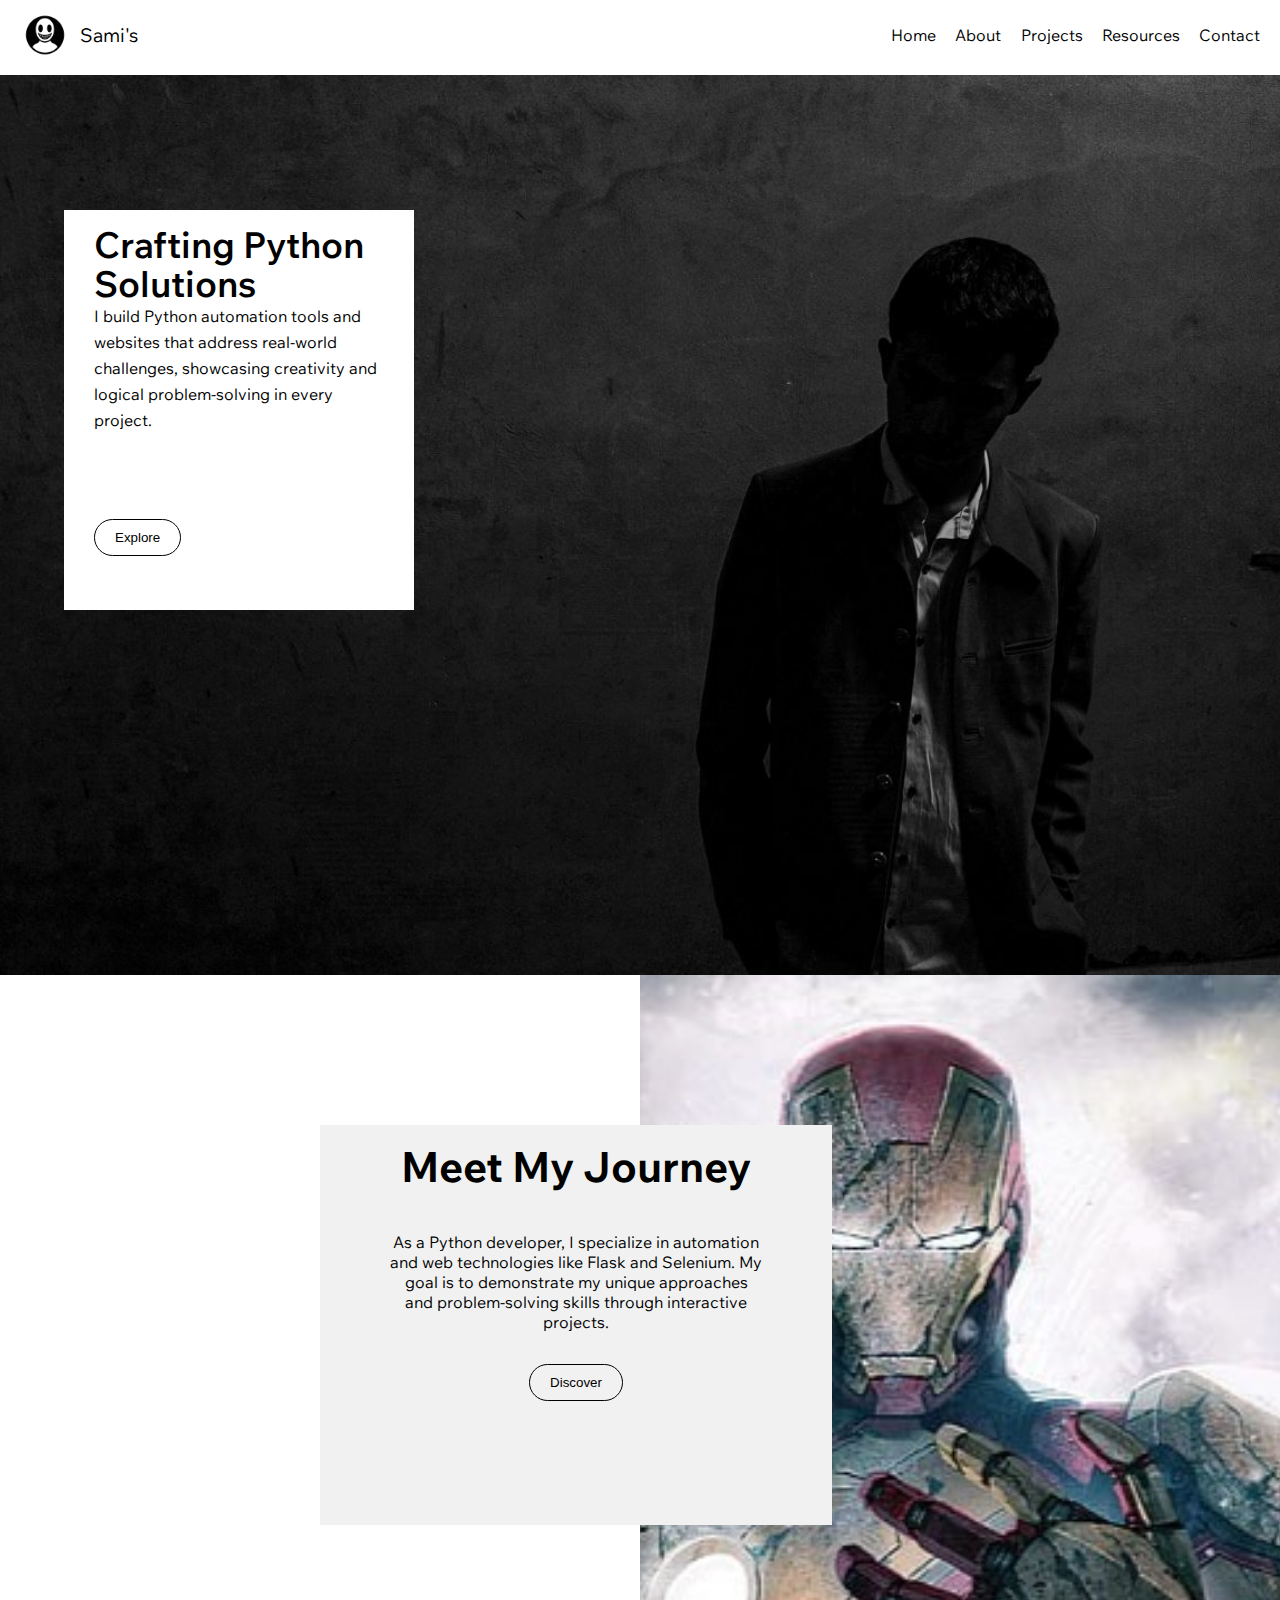
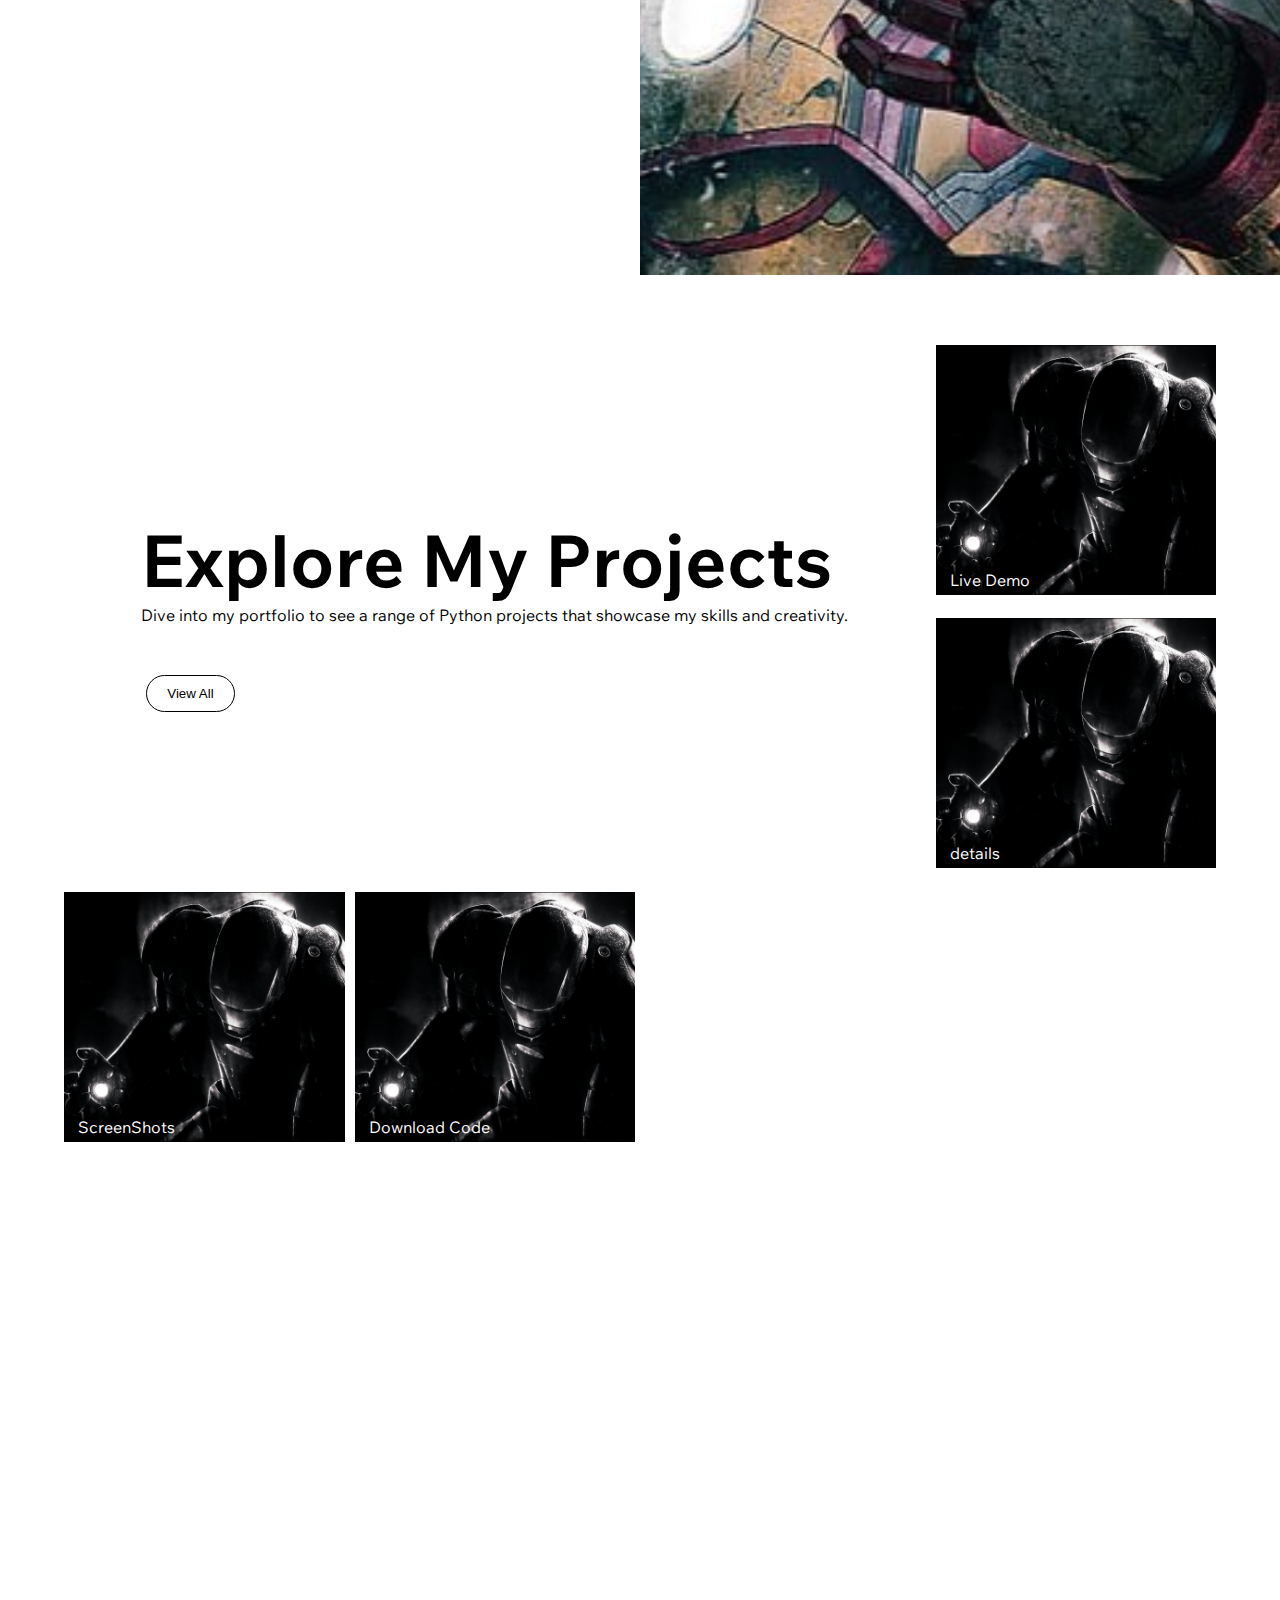
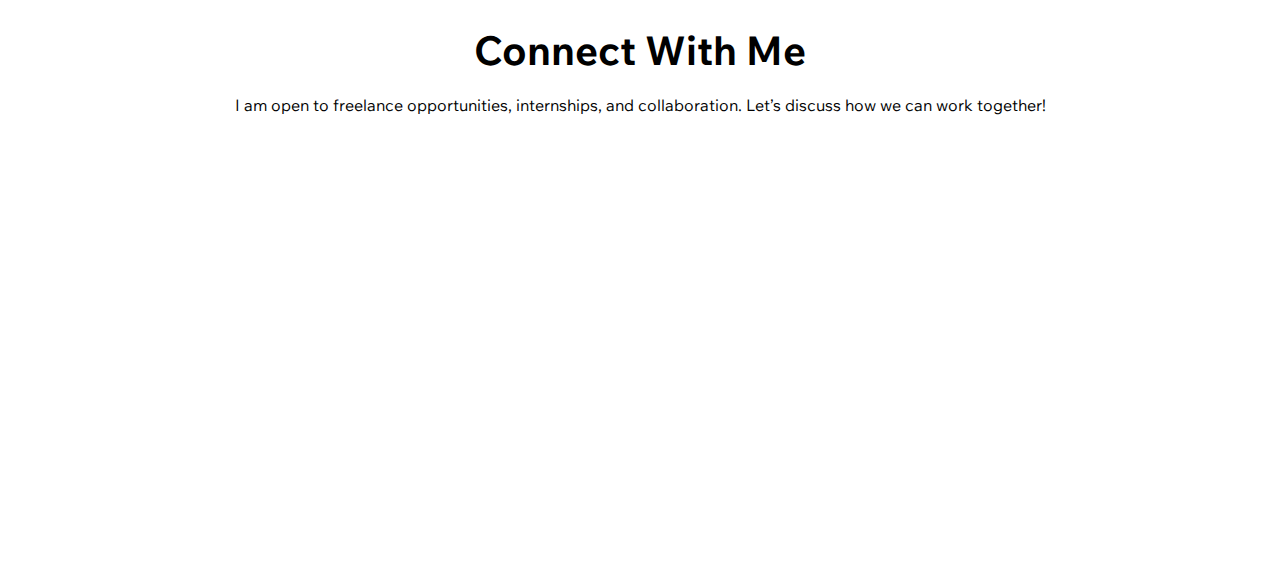
<file: index.html>
<!DOCTYPE html>
<html lang="en">

<head>
    <meta charset="UTF-8">
    <meta name="viewport" content="width=device-width, initial-scale=1.0">
    <meta name="google-site-verification" content="Q36mPLyNipN7pcNkcEoJNYG-arM6BqihmuhV7fPMeKY" />
    <meta name="description" content="A portpholio with interactive projects">
    <title>Sami's | Home</title>
    <link rel="stylesheet" href="style.css">
    <link rel="preconnect" href="https://fonts.googleapis.com">
    <link rel="preconnect" href="https://fonts.gstatic.com" crossorigin>
    <link href="https://fonts.googleapis.com/css2?family=Wix+Madefor+Text:ital,wght@0,400..800;1,400..800&display=swap"
        rel="stylesheet">
</head>

<body>
    <header>
        <nav>
            <div class="logobox">

                <img src="ChatGPT Image Jul 5, 2025, 12_30_27 PM.png" alt="logoimg" width="50">
                <h3>Sami's</h3>
            </div>
            <ul>
                <li class="lists"><a href="index.html">Home</a></li>
                <li class="lists"><a href="About.html">About</a></li>
                <li class="lists"><a href="projects.html">Projects</a></li>
                <li class="lists"><a href="resources.html">Resources</a></li>
                <li class="lists"><a href="Contact.html">Contact</a></li>
            </ul>
        </nav>
    </header>
    <main>
        <article class="herosection">
            <div class="herobox">
                <h3 class="maintxt">Crafting Python Solutions</h3>
                <p>I build Python automation tools and websites that address real-world challenges, showcasing
                    creativity and logical problem-solving in every project.</p>
                <a href="projects.html"><button class="but1">Explore</button></a>
            </div>
        </article>
        <section class="about">
            <div class="imgg2">
                <img src="irm.jpg" alt="img2">
            </div>
            <div class="sticker">
                <h3 class="title">Meet My Journey</h3>
                <p>As a Python developer, I specialize in automation and web technologies like Flask and Selenium. My
                    goal is to demonstrate my unique approaches and problem-solving skills through interactive projects.
                </p>
                <a href="About.html">
                    <button class="but1">Discover</button></a>
            </div>
        </section>
        <section class="grid">
            <div class="gridbox">
                <div class="gtxt">
                    <div>

                        <div class="h1">
                            <h1>Explore My Projects</h1>
                        </div>
                        <div class="p">
                            <p>Dive into my portfolio to see a range of Python projects that showcase my skills and
                                creativity.</p>
                        </div>
                        <div class="a">
                            <a href="projects.html">
                                <button class="but1">
                                    View All
                                </button>
                            </a>
                        </div>
                    </div>
                </div>
                <div class="img1">
                    <p class="details">
                        Live Demo
                    </p>
                </div>
                <div class="img1">
                    <p class="details">
                        details
                    </p>
                </div>
                <div class="img1">
                    <p class="details">
                        ScreenShots
                    </p>
                </div>
                <div class="img1">
                    <p class="details">
                        Download Code
                    </p>
                </div>

            </div>
        </section>
    </main>
    <footer class="aboutme">
        <div>
            <h1 class="contact">Connect With Me</h1>
            <p>I am open to freelance opportunities, internships, and collaboration. Let’s discuss how we can work
                together!</p>
        </div>

    </footer>

</body>

</html>
</file>
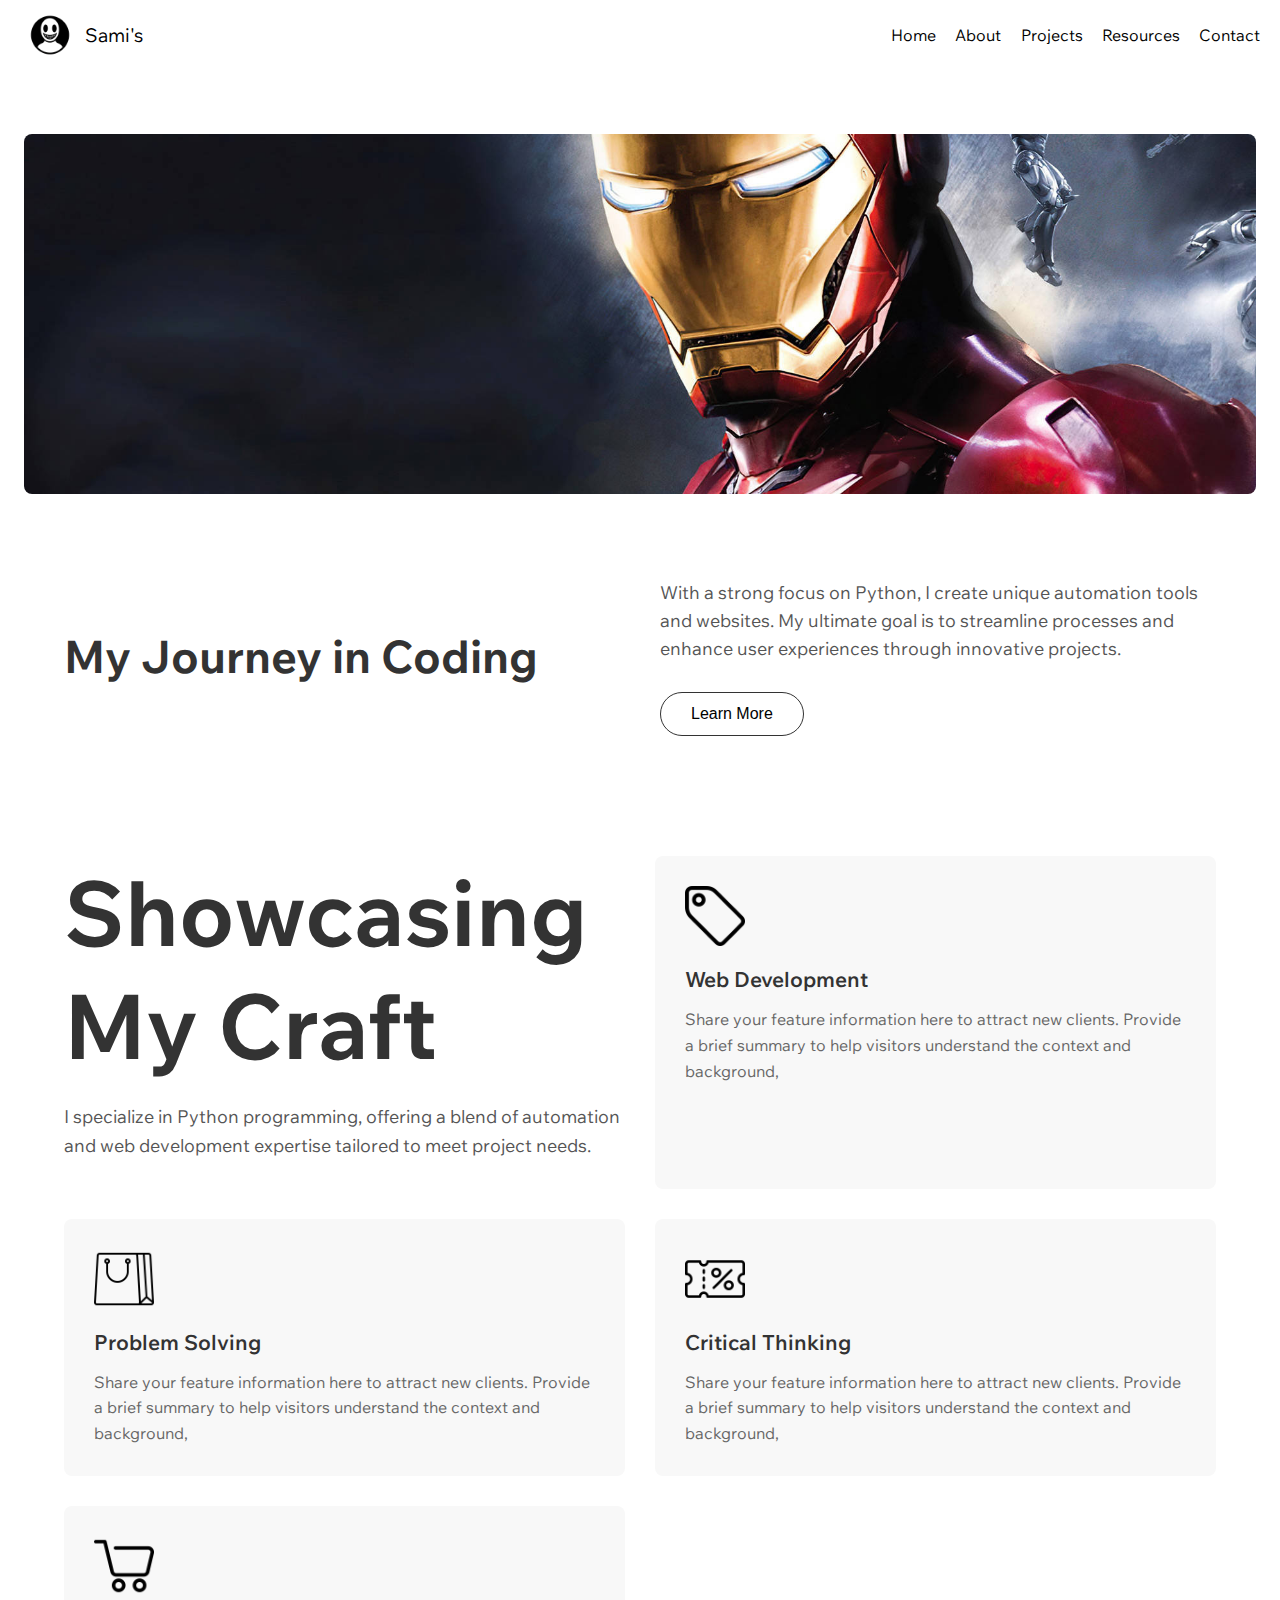
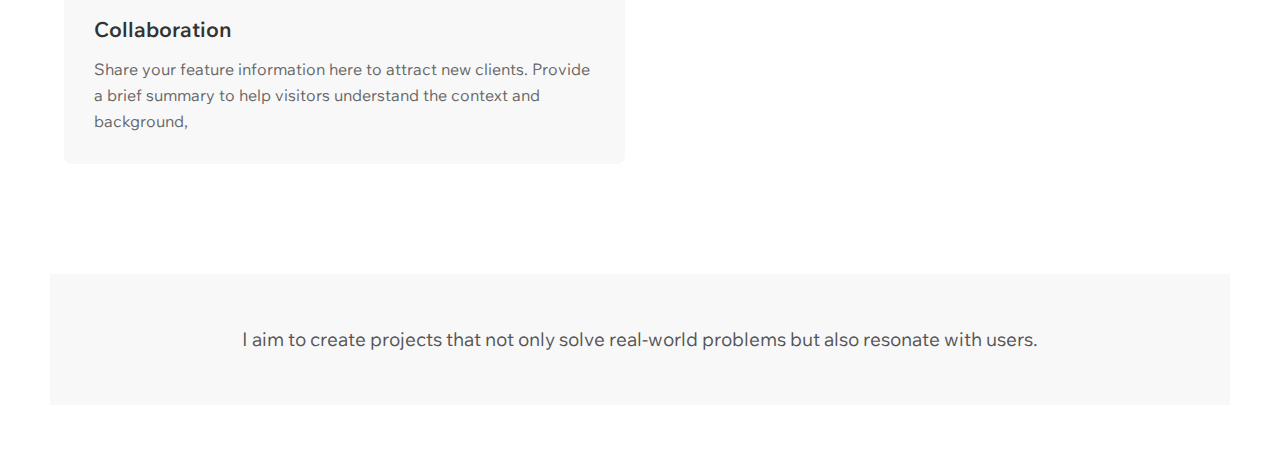
<file: About.html>
<!DOCTYPE html>
<html lang="en">

<head>
    <meta charset="UTF-8">
    <meta name="viewport" content="width=device-width, initial-scale=1.0">
    <title>Sami's | About</title>
    <link rel="stylesheet" href="astyle.css">
    <link rel="preconnect" href="https://fonts.googleapis.com">
    <link rel="preconnect" href="https://fonts.gstatic.com" crossorigin>
    <link href="https://fonts.googleapis.com/css2?family=Wix+Madefor+Text:ital,wght@0,400..800;1,400..800&display=swap"
        rel="stylesheet">
</head>

<body>
    <header>
        <nav>
            <div class="logobox">

                <img src="ChatGPT Image Jul 5, 2025, 12_30_27 PM.png" alt="logoimg" width="50">
                <h3>Sami's</h3>
            </div>
            <ul>
                <li class="lists"><a href="index.html">Home</a></li>
                <li class="lists"><a href="About.html">About</a></li>
                <li class="lists"><a href="projects.html">Projects</a></li>
                <li class="lists"><a href="resources.html">Resources</a></li>
                <li class="lists"><a href="Contact.html">Contact</a></li>
            </ul>
        </nav>
    </header>
    <main>
        <figure style="display: flex; justify-content: center; margin:24px; margin-top: 5%;">
            <div style=" width: 100vw; margin: 0;padding: 0;">
                <div class="poster" id="poster"></div>
            </div>
        </figure>
        <section class="about" id="about">
            <div class="para">My Journey in Coding</div>
            <div class="dis">With a strong focus on Python, I create unique automation tools and websites. My ultimate
                goal is to streamline processes and enhance user experiences through innovative projects.
                <div class="butt">
                    <button>Learn More</button>
                </div>
            </div>
        </section>
        <section class="grid">
            <div class="gridbox">
                <div class="gtxt">
                    <div>

                        <div class="h1">
                            <h1>Showcasing My Craft</h1>
                        </div>
                        <div class="p">
                            <p>I specialize in Python programming, offering a blend of automation and web development
                                expertise tailored to meet project needs.</p>
                        </div>
                        <div class="a">
                        </div>
                    </div>
                </div>
                <div class="img1">
                    <div class="tagimg" style="background-image: url(tag.png);"></div>
                    <p class="details a">
                        Web Development
                    </p>
                    <p>Share your feature information here to attract new clients. Provide a brief summary to help
                        visitors understand the context and background,</p>
                </div>
                <div class="img1">
                    <div class="tagimg" style="background-image:url(bag.png);"></div>
                    <p class="details a">

                        Problem Solving
                    </p>
                    <p>Share your feature information here to attract new clients. Provide a brief summary to help
                        visitors understand the context and background,</p>
                </div>
                <div class="img1">
                    <div class="tagimg" style="background-image:url(cupon.png);"></div>
                    <p class="details a">

                        Critical Thinking
                    </p>
                    <p>Share your feature information here to attract new clients. Provide a brief summary to help
                        visitors understand the context and background,</p>
                </div>
                <div class="img1">
                    <div class="tagimg" style="background-image:url(cart.png);"></div>
                    <p class="details a">


                        Collaboration
                    </p>
                    <p>Share your feature information here to attract new clients. Provide a brief summary to help
                        visitors understand the context and background,</p>
                </div>

            </div>
        </section>
        <footer style="margin: 50px; padding: 50px; text-align: center;">
            <p>I aim to create projects that not only solve real-world problems but also resonate with users.</p>
        </footer>
    </main>
</body>

</html>
</file>
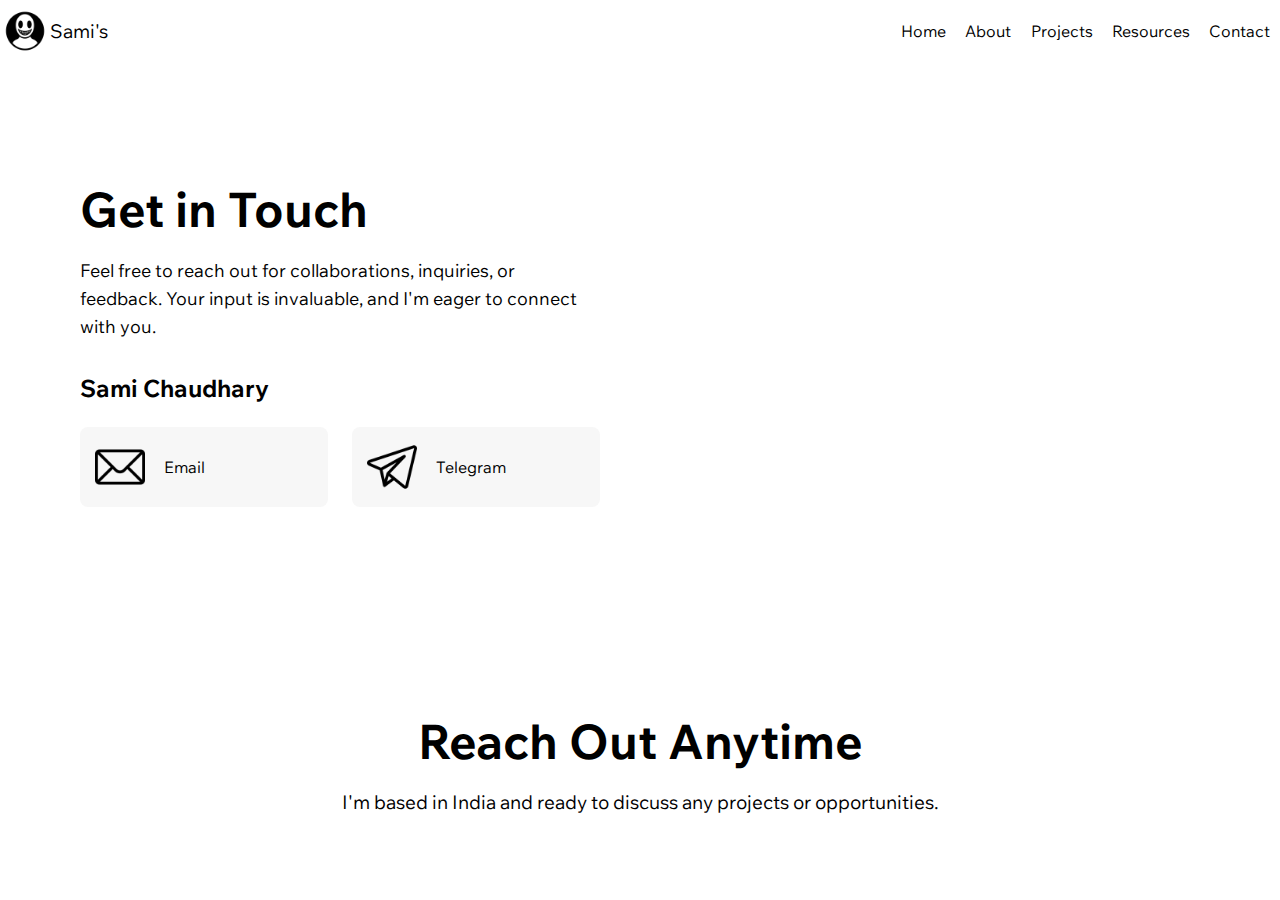
<file: Contact.html>
<!DOCTYPE html>
<html lang="en">

<head>
    <meta charset="UTF-8">
    <meta name="viewport" content="width=device-width, initial-scale=1.0">
    <title>Sami's | About</title>
    <link rel="stylesheet" href="cstyle.css">
    <link rel="preconnect" href="https://fonts.googleapis.com">
    <link rel="preconnect" href="https://fonts.gstatic.com" crossorigin>
    <link href="https://fonts.googleapis.com/css2?family=Wix+Madefor+Text:ital,wght@0,400..800;1,400..800&display=swap"
        rel="stylesheet">
</head>

<body>
    <header>
        <nav>
            <div class="logobox">
                <img src="ChatGPT Image Jul 5, 2025, 12_30_27 PM.png" alt="logoimg" width="50">
                <h3>Sami's</h3>
            </div>
            <ul>
                <li class="lists"><a href="index.html">Home</a></li>
                <li class="lists"><a href="About.html">About</a></li>
                <li class="lists"><a href="projects.html">Projects</a></li>
                <li class="lists"><a href="resources.html">Resources</a></li>
                <li class="lists"><a href="Contact.html">Contact</a></li>
            </ul>
        </nav>
    </header>
    <main>
        <article>
            <figure>
                <h1>Get in Touch</h1>
                <p>Feel free to reach out for collaborations, inquiries, or feedback. Your input is invaluable, and I'm eager to connect with you.</p>
                <h4>Sami Chaudhary</h4>
                <div class="boxes-container">
                    <div class="email boxes">
                        <img src="mail.png" alt="mail" width="50">
                        <a href="mailto:chaudharsami324@gmail.com" class="same">Email</a>
                    </div>
                    <div class="telegram boxes">
                        <img src="telegram.png" alt="telegram" width="50">
                        <a href="https://t.me/samichowdhary" target="_blank" class="same">Telegram</a>
                    </div>
                </div>
            </figure>
        </article>
        <footer>
            <h1 class="reach">Reach Out Anytime</h1>
            <h3 class="im">I'm based in India and ready to discuss any projects or opportunities.</h3>
        </footer>
    </main>
</body>
</html>
</file>
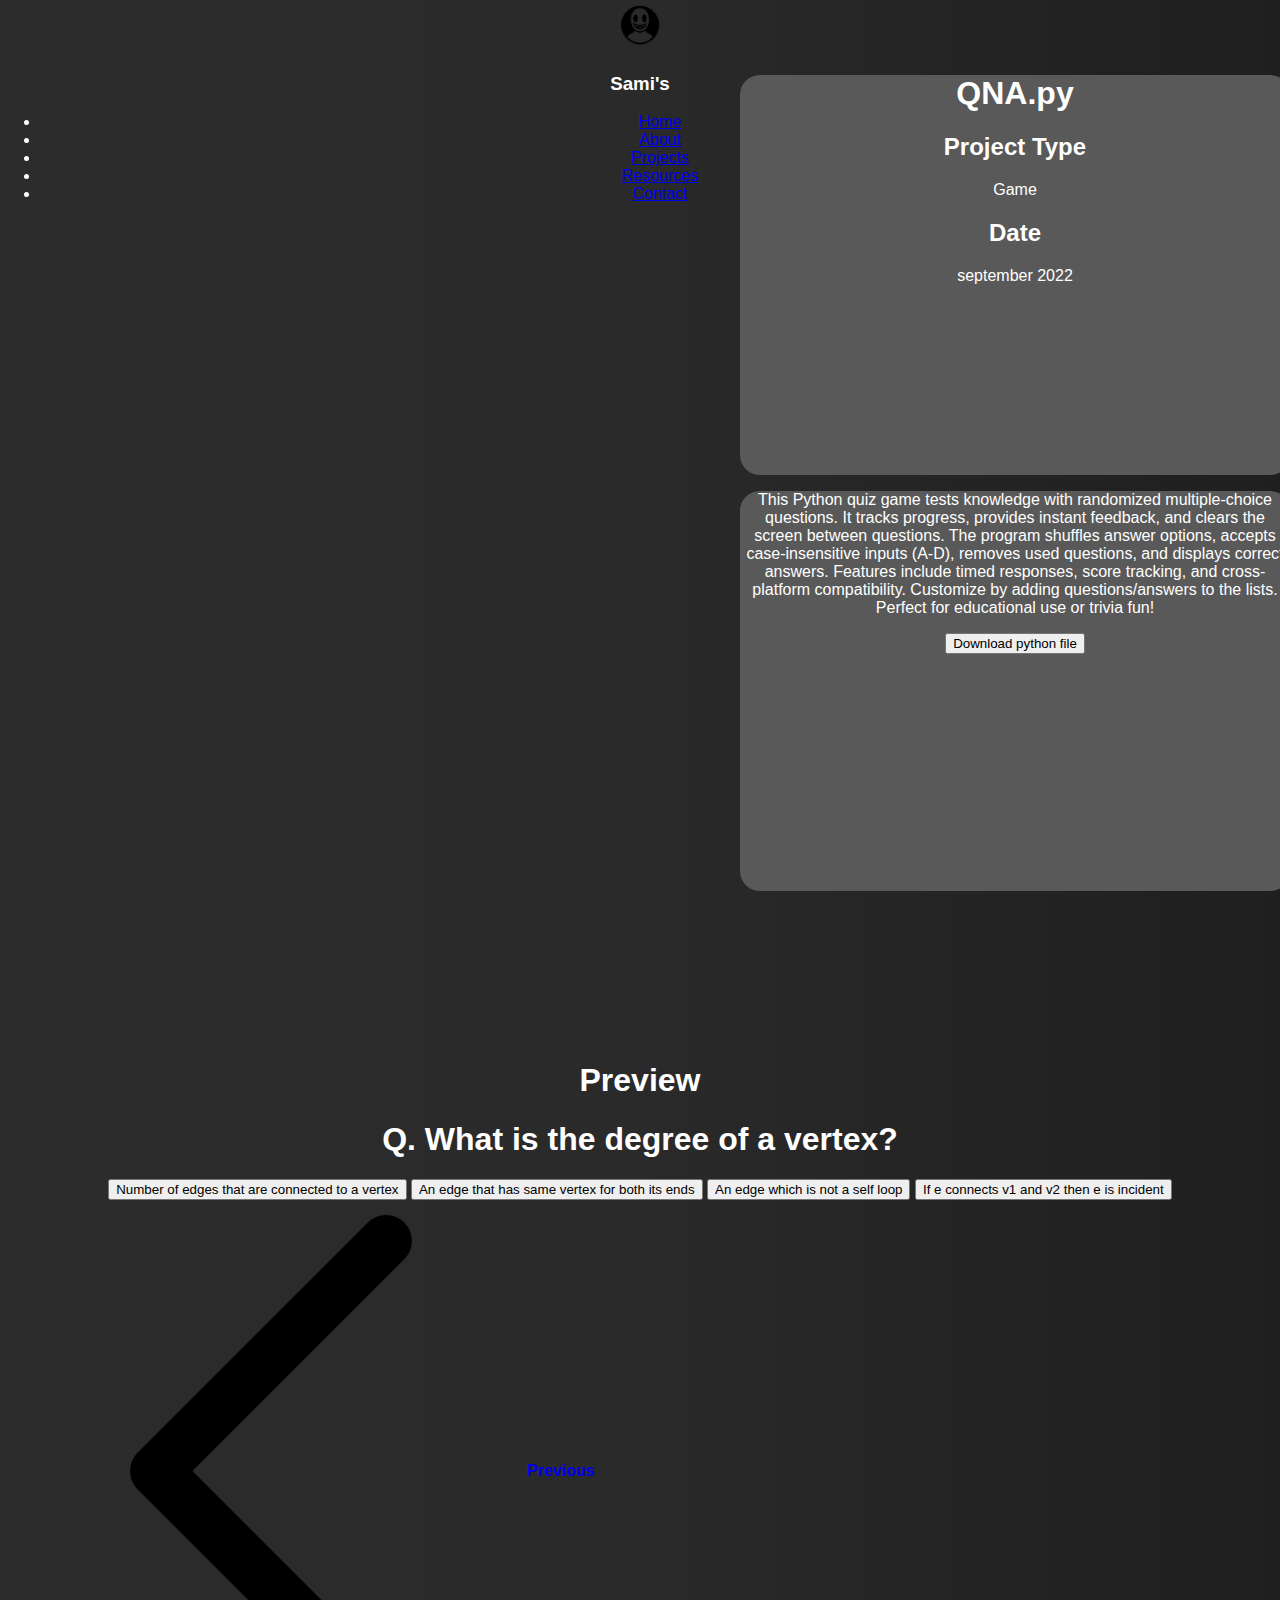
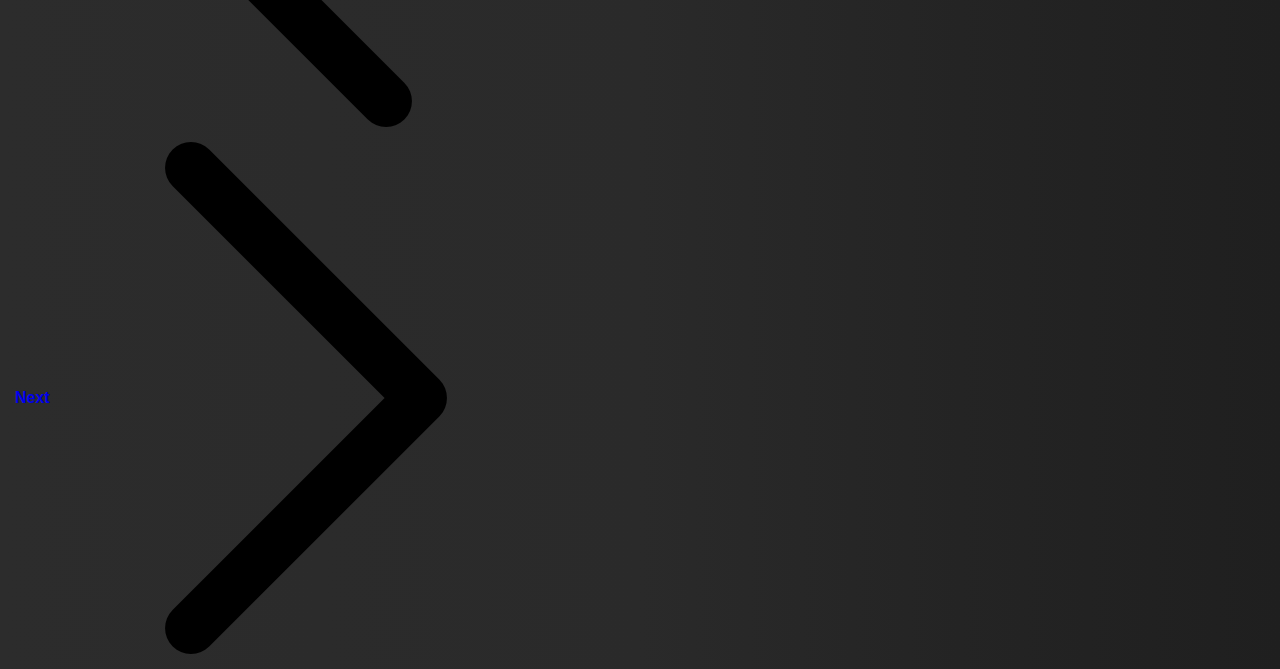
<file: pro1.html>
<!DOCTYPE html>
<html lang="en">
<head>
    <meta charset="UTF-8">
    <meta name="viewport" content="width=device-width, initial-scale=1.0">
    <title>mathgame</title>
    <link rel="stylesheet" href="pro1.css">
    <link rel="preconnect" href="https://fonts.googleapis.com">
    <link rel="preconnect" href="https://fonts.gstatic.com" crossorigin>
    <link href="https://fonts.googleapis.com/css2?family=Wix+Madefor+Text:ital,wght@0,400..800;1,400..800&display=swap" rel="stylesheet">
</head>
<body>
    <header>
        <nav>
            <div class="logobox">
                <img src="ChatGPT Image Jul 5, 2025, 12_30_27 PM.png" alt="logoimg" width="50">
                <h3>Sami's</h3>
            </div>
            <ul>
                <li class="lists"><a href="index.html">Home</a></li>
                <li class="lists"><a href="About.html">About</a></li>
                <li class="lists"><a href="projects.html">Projects</a></li>
                <li class="lists"><a href="resources.html">Resources</a></li>
                <li class="lists"><a href="Contact.html">Contact</a></li>
            </ul>
        </nav>
    </header>
    <main>
        <figure class="topgrid">
            <section class="titel box">
                <h1 class="projectitle">
                    QNA.py
                </h1>
                <h2 class="type">
                    Project Type
                </h2>
                <p class="ty">Game</p>
                <h2 class="date">Date</h2>
                <p class="da"> september 2022</p>
            </section>

            <section class="des box">
                <p class="dis">This Python quiz game tests knowledge with randomized multiple-choice questions. It
                    tracks progress, provides instant feedback, and clears the screen between questions. The program
                    shuffles answer options, accepts case-insensitive inputs (A-D), removes used questions, and displays
                    correct answers. Features include timed responses, score tracking, and cross-platform compatibility.
                    Customize by adding questions/answers to the lists. Perfect for educational use or trivia fun!</p>
                <a href="QNA.py" download="" style="color: balck; text-decoration: none;"><button class="btn">Download python file</button></a>
            </section>
        </figure>
        <div class="preview-title">
            <h1>Preview</h1>
        </div>
        <section class="preview">
            <div class="div">
                <div class="question">
                    <h1 id="question">QUESTION</h1>
                </div>
                <div class="input">
                    <div class="options-container">
                        <button class="options" id="o1" onclick="checkAnswer(this)">option1</button>
                        <button class="options" id="o2" onclick="checkAnswer(this)">option2</button>
                        <button class="options" id="o3" onclick="checkAnswer(this)">option3</button>
                        <button class="options" id="o4" onclick="checkAnswer(this)">option4</button>
                    </div>
                </div>
            </div>
        </section>
    </main>
    <section class="empty"></section>
    <footer>
        <div>
            <a href="pro2.html" style="text-decoration: none;">
                <div style="display: flex; align-items: center; margin: 15px;">
                    <img src="back.png" alt="back" class="img22">
                    <h4 class="lasttxt">Previous</h4>
                </div>
            </a>
            <a href="pro1.html" style="text-decoration: none;">
                <div style="display: flex; align-items: center; margin: 15px;">
                    <h4 class="lasttxt">Next</h4>
                    <img src="next.png" alt="back" class="img22">
                </div>
            </a>
        </div>
    </footer>
    <script src="pro1.js"></script>
</body>
</html>
</file>
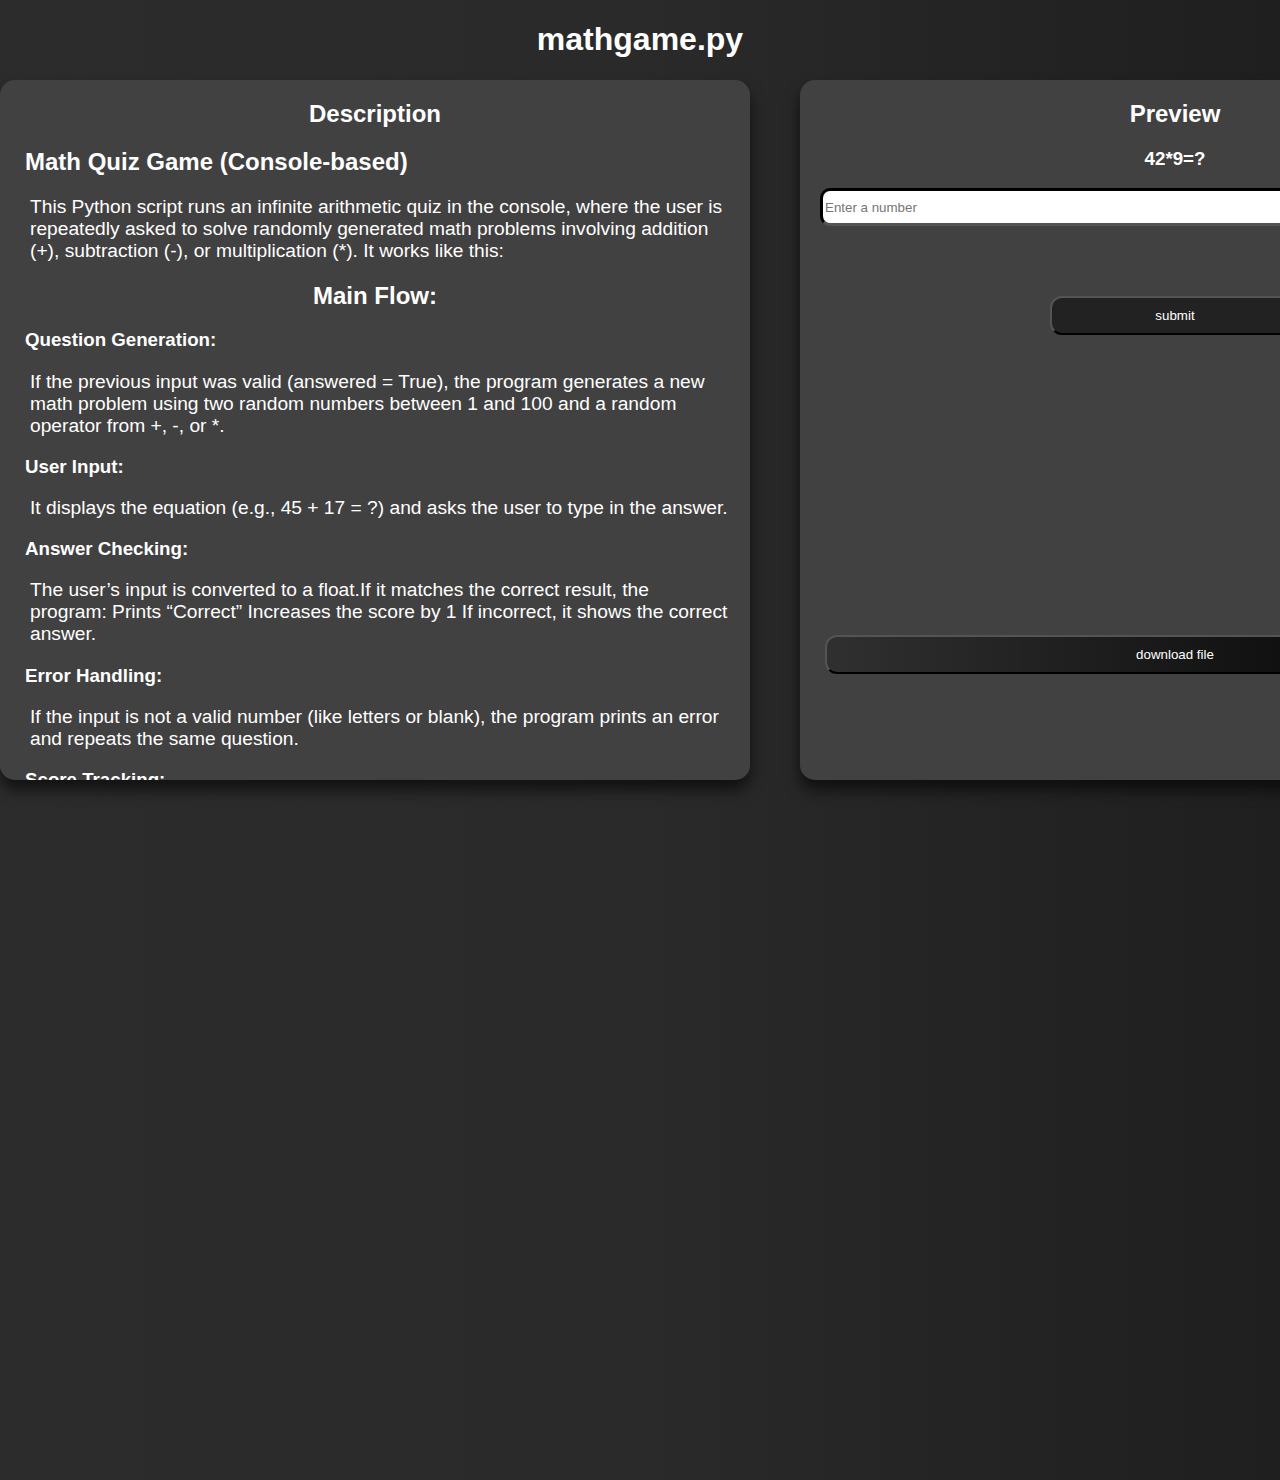
<file: pro2.html>
<!DOCTYPE html>
<html>
    <head>
        <title>mathgame</title>
        <link rel="stylesheet" href="pro2.css">
    </head>
    <body>
        <h1 class="tle">mathgame.py</h1>
        <div class="box1">
            <h2>Description</h2>
            <h2 class="h2h">Math Quiz Game (Console-based)</h2>
            <p class="para1">This Python script runs an infinite arithmetic quiz in the console, where the user is repeatedly asked to solve randomly generated math problems involving addition (+), subtraction (-), or multiplication (*). It works like this:</p>
            <h2 class="h21h">Main Flow:</h2>
            <h3 class="h31h">Question Generation:</h3>
            <p class="para2">If the previous input was valid (answered = True), the program generates a new math problem using two random numbers between 1 and 100 and a random operator from +, -, or *.</p>
            <h3 class="h32h">User Input:</h3>
            <p class="para3">It displays the equation (e.g., 45 + 17 = ?) and asks the user to type in the answer.</p>
            <h3 class="h33h">Answer Checking:</h3>
            <p class="para4">The user’s input is converted to a float.If it matches the correct result, the program: Prints “Correct” Increases the score by 1 If incorrect, it shows the correct answer.</p>
            <h3 class="h34h">Error Handling:</h3>
            <p class="para5">If the input is not a valid number (like letters or blank), the program prints an error and repeats the same question.</p>
            <h3 class="h34h">Score Tracking:</h3>
            <p class="para6">The user’s score is printed after each correct attempt and accumulates over time.</p>
            <h3 class="h35h">Features:</h3>
            <p class="para7">Infinite loop (while True) for continuous play.Error handling using try-except to deal with invalid inputs.Score counter to track the number of correct answers.Keeps asking the same question if invalid input is entered.</p>

        </div>
        <div class="box2">
            <h2>Preview</h2>
            <h3 class="ques" id="q">this your question</h3>
            <input type="number" placeholder="Enter a number" class="inputbox" id="inputbocsh">
            <button class="butt" onclick="checkAnswer()">submit</button>
            <h3 class="r" id="result">result</h3>
            <a href="mathgame.py" download>
                <button class="butt2">download file</button>
            </a>

        </div>
        <script src="pro2.js"></script>
    </body>
</html>
</file>
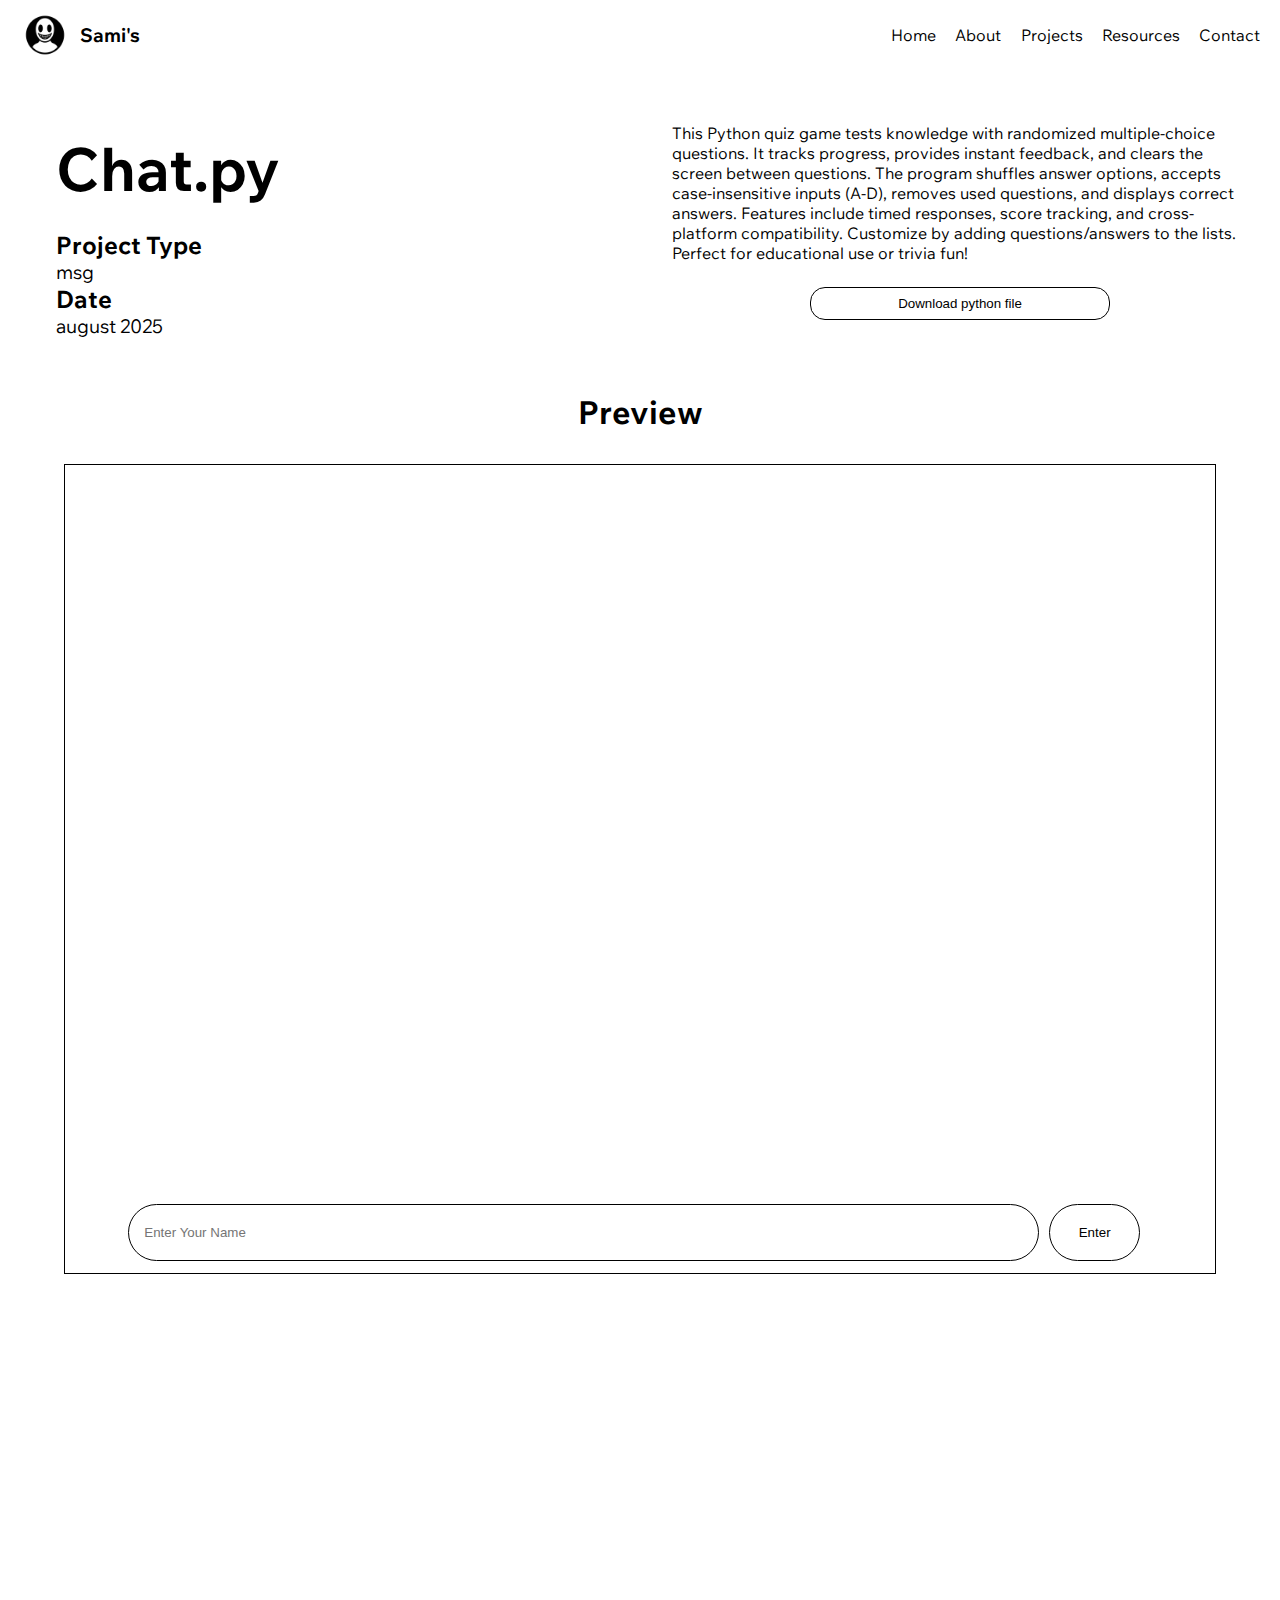
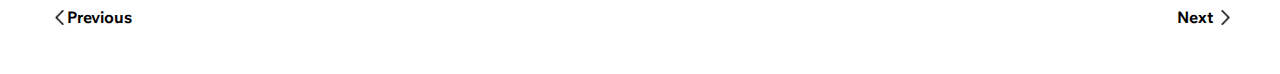
<file: pro3.html>
<!DOCTYPE html>
<html lang="en">
<head>
    <meta charset="UTF-8">
    <meta name="viewport" content="width=device-width, initial-scale=1.0">
    <title>Chat | pros </title>
    <link rel="stylesheet" href="pro3.css">
    <link rel="preconnect" href="https://fonts.googleapis.com">
    <link rel="preconnect" href="https://fonts.gstatic.com" crossorigin>
    <link href="https://fonts.googleapis.com/css2?family=Wix+Madefor+Text:ital,wght@0,400..800;1,400..800&display=swap" rel="stylesheet">
</head>
<body>
    <header>
        <nav>
            <div class="logobox">
                <img src="ChatGPT Image Jul 5, 2025, 12_30_27 PM.png" alt="logoimg" width="50">
                <h3>Sami's</h3>
            </div>
            <ul>
                <li class="lists"><a href="index.html">Home</a></li>
                <li class="lists"><a href="About.html">About</a></li>
                <li class="lists"><a href="projects.html">Projects</a></li>
                <li class="lists"><a href="resources.html">Resources</a></li>
                <li class="lists"><a href="Contact.html">Contact</a></li>
            </ul>
        </nav>
    </header>
    <main>
        <figure class="topgrid">
            <section class="titel box">
                <h1 class="projectitle">
                    Chat.py
                </h1>
                <h2 class="type">
                    Project Type
                </h2>
                <p class="ty">msg</p>
                <h2 class="date">Date</h2>
                <p class="da"> august 2025</p>
            </section>

            <section class="des box">
                <p class="dis">This Python quiz game tests knowledge with randomized multiple-choice questions. It
                    tracks progress, provides instant feedback, and clears the screen between questions. The program
                    shuffles answer options, accepts case-insensitive inputs (A-D), removes used questions, and displays
                    correct answers. Features include timed responses, score tracking, and cross-platform compatibility.
                    Customize by adding questions/answers to the lists. Perfect for educational use or trivia fun!</p>
                <button class="btn" onclick ="aler()">Download python file</button>
            </section>
        </figure>
        <div class="preview-title">
            <h1>Preview</h1>
        </div>
        <section class="preview">
            <div class="cont">
                <div class="msg">
                </div>
                <div class="inputbox">
                    <input type="text" id="inp" placeholder="Enter Your Name" autocomplete="off">
                    <button class="sendbutton">Enter</button>
                </div>
            </div>
        </section>
    </main>
    <section class="empty"></section>
    <footer>
        <div>
            <a href="pro2.html" style="text-decoration: none;">
                <div style="display: flex; align-items: center; margin: 15px;">
                    <img src="back.png" alt="back" class="img22">
                    <h4 class="lasttxt">Previous</h4>
                </div>
            </a>
            <a href="pro1.html" style="text-decoration: none;">
                <div style="display: flex; align-items: center; margin: 15px;">
                    <h4 class="lasttxt">Next</h4>
                    <img src="next.png" alt="back" class="img22">
                </div>
            </a>
        </div>
    </footer>
    <script src="pro3.js"></script>
</body>
</html>
</file>
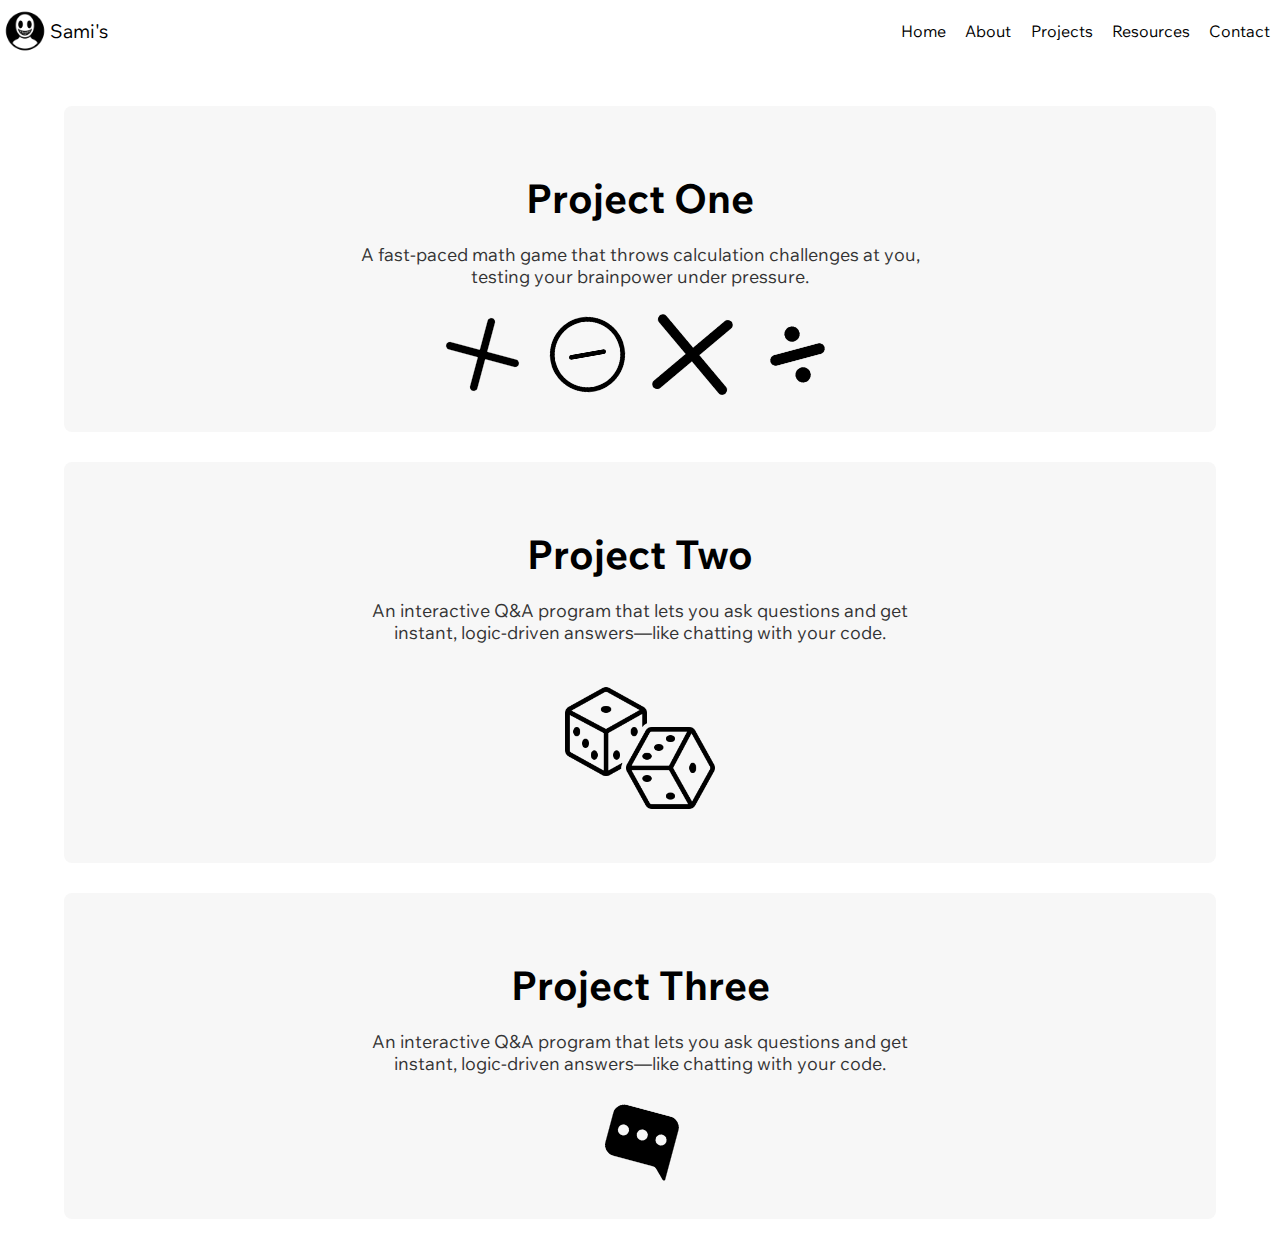
<file: projects.html>
<!DOCTYPE html>
<html lang="en">
<head>
    <meta charset="UTF-8">
    <meta name="viewport" content="width=device-width, initial-scale=1.0">
    <title>Sami's Projects</title>
    <link rel="stylesheet" href="prostyle.css">
    <link rel="preconnect" href="https://fonts.googleapis.com">
    <link rel="preconnect" href="https://fonts.gstatic.com" crossorigin>
    <link href="https://fonts.googleapis.com/css2?family=Wix+Madefor+Text:ital,wght@0,400..800;1,400..800&display=swap" rel="stylesheet">
</head>
<body>
    <header>
        <nav>
            <div class="logobox">
                <img src="ChatGPT Image Jul 5, 2025, 12_30_27 PM.png" alt="logoimg" width="50">
                <h3>Sami's</h3>
            </div>
            <ul>
                <li class="lists"><a href="index.html">Home</a></li>
                <li class="lists"><a href="About.html">About</a></li>
                <li class="lists"><a href="projects.html">Projects</a></li>
                <li class="lists"><a href="resources.html">Resources</a></li>
                <li class="lists"><a href="Contact.html">Contact</a></li>
            </ul>
        </nav>
    </header>
    <main>
        <div class="projects-container">
            <article class="project-card">
                <a href="pro2.html" class="project-link">
                    <h1 class="project-title">Project One</h1>
                    <p class="project-description">A fast-paced math game that throws calculation challenges at you, testing your brainpower under pressure.</p>
                    <div class="math-symbols">
                        <img src="plus.png" alt="Addition symbol" class="math-icon">
                        <img src="minus.png" alt="Subtraction symbol" class="math-icon">
                        <img src="close.png" alt="Multiplication symbol" class="math-icon">
                        <img src="divide.png" alt="Division symbol" class="math-icon">
                    </div>
                </a>
            </article>

            <article class="project-card">
                <a href="pro1.html" class="project-link">
                    <h1 class="project-title">Project Two</h1>
                    <p class="project-description">An interactive Q&A program that lets you ask questions and get instant, logic-driven answers—like chatting with your code.</p>
                    <div class="dice-container">
                        <img src="dice.png" alt="Dice illustration" class="dice-icon">
                    </div>
                </a>
            </article>

            <article class="project-card">
                <a href="pro3.html" class="project-link">
                    <h1 class="project-title">Project Three</h1>
                    <p class="project-description">An interactive Q&A program that lets you ask questions and get instant, logic-driven answers—like chatting with your code.</p>
                    <div class="dice-container">
                        <img src="chat.png" alt="Dice illustration" class="math-icon">
                    </div>
                </a>
            </article>
        </div>
    </main>
</body>
</html>
</file>
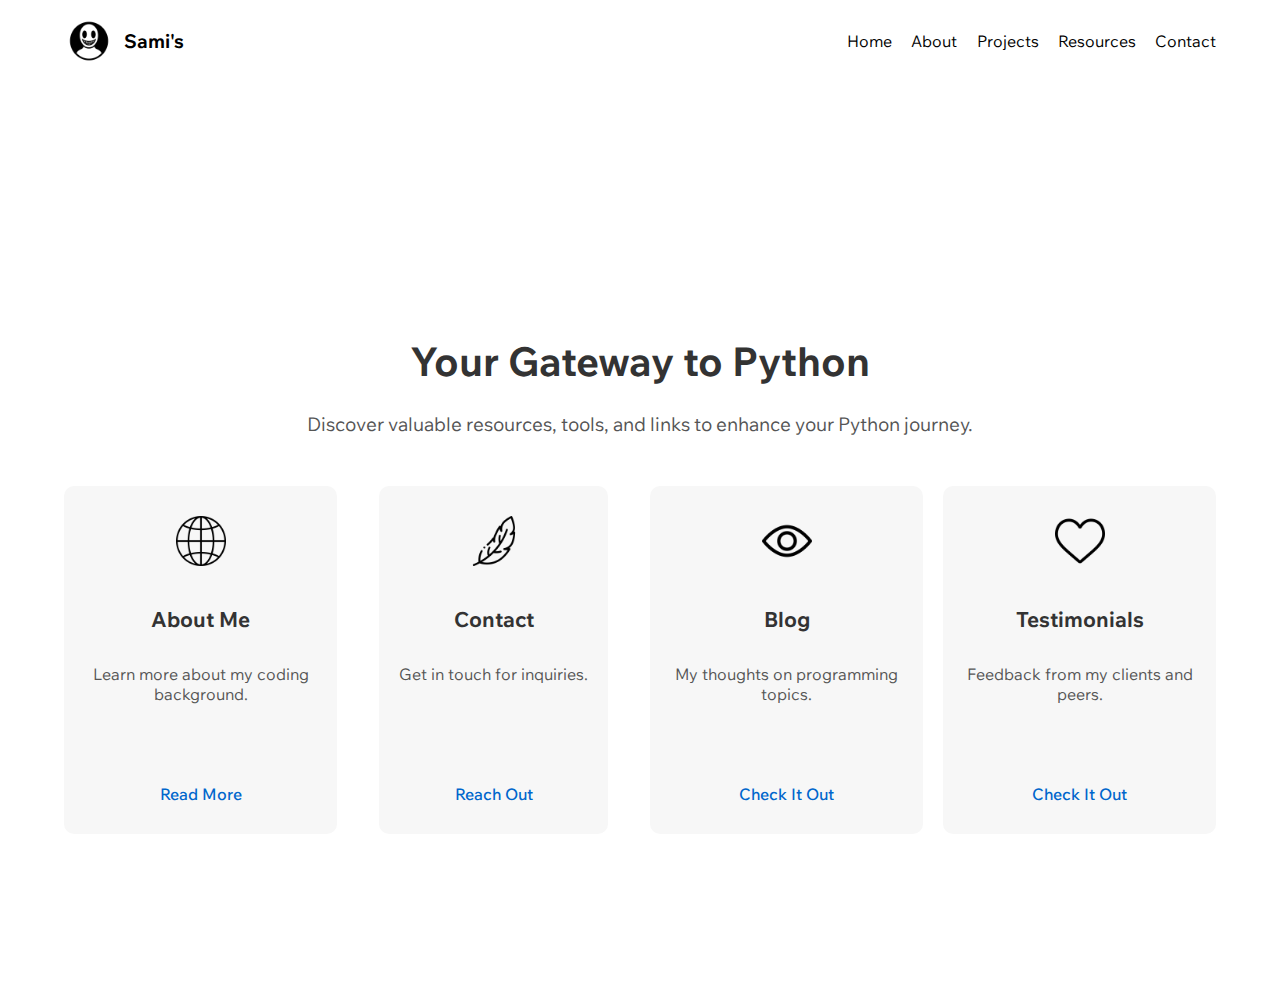
<file: resources.html>
<!DOCTYPE html>
<html lang="en">

<head>
    <meta charset="UTF-8">
    <meta name="viewport" content="width=device-width, initial-scale=1.0">
    <title>Sami's | Resources</title>
    <link rel="stylesheet" href="rstyle.css">
    <link rel="preconnect" href="https://fonts.googleapis.com">
    <link rel="preconnect" href="https://fonts.gstatic.com" crossorigin>
    <link href="https://fonts.googleapis.com/css2?family=Wix+Madefor+Text:ital,wght@0,400..800;1,400..800&display=swap"
        rel="stylesheet">
</head>

<body>
    <header>
        <nav>
            <div class="logobox">

                <img src="ChatGPT Image Jul 5, 2025, 12_30_27 PM.png" alt="logoimg" width="50">
                <h3>Sami's</h3>
            </div>
            <ul>
                <li class="lists"><a href="index.html">Home</a></li>
                <li class="lists"><a href="About.html">About</a></li>
                <li class="lists"><a href="projects.html">Projects</a></li>
                <li class="lists"><a href="resources.html">Resources</a></li>
                <li class="lists"><a href="Contact.html">Contact</a></li>
            </ul>
        </nav>
    </header>
    <main>
        <article>
            <div>
                <h1 class="mainhead">Your Gateway to Python</h1>
                <h4 class="secondhead">
                    Discover valuable resources, tools, and links to enhance your Python journey.
                </h4>
                <div class="grid">
                    <div class="toedit"><img src="globe.png" alt="globe" class="globe">
                        <h3 class="ab">About Me</h3>
                        <h4 class="learn">Learn more about my coding background.</h4>
                        <a href="About.html" class="links">Read More</a>
                    </div>
                    <div class="toedit">
                        <img src="feather.png" alt="feather" class="globe">
                        <h3 class="ab">Contact</h3>
                        <h4 class="learn">Get in touch for inquiries.</h4>
                        <a href="About.html" class="links">Reach Out</a>
                    </div>
                    <div class="toedit">
                        <img src="view.png" alt="feather" class="globe">
                        <h3 class="ab">Blog</h3>
                        <h4 class="learn">My thoughts on programming topics.</h4>
                        <a href="About.html" class="links">Check It Out</a>
                    </div>
                    <div class="toedit">
                        <img src="heart.png" alt="feather" class="globe">
                        <h3 class="ab">Testimonials</h3>
                        <h4 class="learn">Feedback from my clients and peers.</h4>
                        <a href="About.html" class="links">Check It Out</a>
                    </div>
                </div>
            </div>
        </article>
    </main>
</body>

</html>
</file>
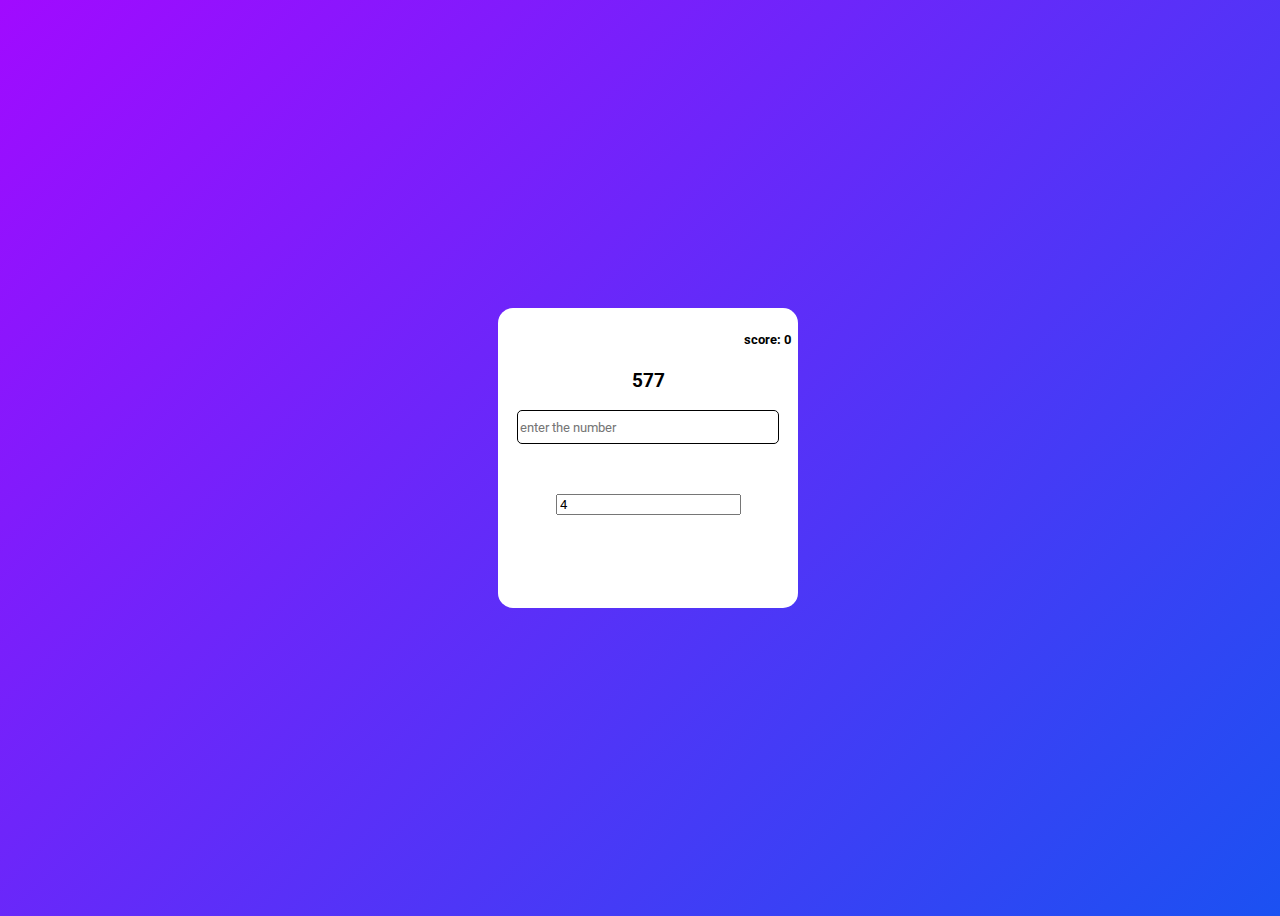
<file: WWN.html>
<!DOCTYPE html>
<html lang="en">

<head>
    <meta charset="UTF-8">
    <meta name="viewport" content="width=device-width, initial-scale=1.0">
    <title>number guesser</title>
    <link rel="preconnect" href="https://fonts.googleapis.com">
    <link rel="preconnect" href="https://fonts.gstatic.com" crossorigin>
    <link href="https://fonts.googleapis.com/css2?family=Roboto:ital,wght@0,100..900;1,100..900&display=swap"
        rel="stylesheet">

    <style>
        * {
            font-family: "Roboto", sans-serif;
            font-optical-sizing: auto;
            font-style: normal;
        }

        body {
            background: linear-gradient(135deg, rgb(161, 10, 255), rgb(27, 81, 242));
            overflow: hidden;
            height: 100vh;
            width: 100vw;
            display: flex;
            justify-content: center;
            align-items: center;
        }

        .bigbox {
            min-height: 300px;
            min-width: 300px;
            max-width: 400px;
            max-height: 500px;
            display: flex;
            justify-content: center;
            align-items: center;
            background-color: white;
            border-radius: 15px;

        }

        .box {
            position: relative;
            text-align: center;
        }

        .s {
            margin: 50px;
        }

        .score {
            position: absolute;
            right: 0;
            top: -60px;
            margin: 0;
        }

        #inputval {
            width: 90%;
            height: 30px;
            border :1px solid black;
            border-radius: 5px;
        }
        #inputval:focus{
            outline: none;
        }
    </style>
</head>

<body>
    <div class="bigbox">
        <div>
            <div class="box">
                <div class="score">
                    <h5 id="score"></h5>
                </div>
                <h3 class="number">NUMBERS</h3>
                <input type="text" placeholder="enter the number" id="inputval">
            </div>
            <div class="s">
                <input type="number" value="4" id="thersold">
            </div>
        </div>


    </div>



    <script>
        let m = 0
        let score = 0
        document.getElementById('score').innerText = `score: ${score}`
        function initialize() {
            let thersold = Number(document.getElementById('thersold').value)
            m = Math.floor(Math.random() * (10 ** (thersold)))
            document.querySelector(".number").innerText = m
            let time = setTimeout(() => {
                document.querySelector(".number").innerText = 'number'
            }, 2000)

        }

        document.getElementById('inputval').addEventListener('input', () => {
            if (document.getElementById('inputval').value == m) {
                document.querySelector(".number").innerText = "correct"
                document.querySelector(".number").style.color = 'green'
                const next = setTimeout(() => {
                    document.querySelector(".number").style.color = 'black'
                    document.getElementById('inputval').value = ''
                    score += 1
                    document.getElementById('score').innerText = `score: ${score}`
                    initialize()
                }, 1000)

            }
        })
        initialize()
    </script>
</body>

</html>
</file>
<file: style.css>
* {
  box-sizing: border-box;
  margin: 0;
  padding: 0;
}


body {
  padding: 0;
  margin: 0;
  font-family: "Wix Madefor Text", sans-serif;
  font-optical-sizing: auto;
  font-style: normal;
  overflow-x: hidden;
  scrollbar-width: none;
  max-width: 100%;
}

header {
  padding: 0 0 5px;
}

nav {
  display: flex;
  justify-content: space-between;
  align-items: center;
  padding: 10px 20px;
}

.logobox {
  display: flex;
  align-items: center;
  gap: 10px;
}

.logobox img {
  object-fit: contain;
}

nav ul {
  padding: 0;
  display: flex;
  list-style: none;
  gap: 1.2rem;
  align-items: center;
}

.herosection {
  background-image: url(hero.jpg);
  width: 100vw;
  height: 100vh;
  background-position: right center;
  background-repeat: no-repeat;
  background-size: cover;
}

.logobox h3 {
  font-family: "Wix Madefor Text", sans-serif;
  font-optical-sizing: auto;
  font-weight: 400;
  font-style: normal;
}

.lists {
  font-family: "Wix Madefor Text", sans-serif;
  font-optical-sizing: auto;
  font-weight: 400;
  font-style: normal;
}

.lists a {
  text-decoration: none;
  color: black;
}

.lists a:hover {
  color: rgb(196, 196, 196);
  text-decoration: underline;
}

.herobox {
  padding: 15px;
  position: relative;
  top: 15vh;
  left: 5%;
  background-color: white;
  width: 350px;
  height: 400px;
}

.maintxt {
  font-family: "Wix Madefor Text", sans-serif;
  font-optical-sizing: auto;
  font-weight: 600;
  font-style: normal;
  font-size: 36px;
  line-height: 39px;
  padding-left: 15px;
}

.herobox p {
  font-family: "Wix Madefor Text", sans-serif;
  font-optical-sizing: auto;
  font-weight: 400;
  font-style: normal;
  font-size: 16px;
  line-height: 26px;
  padding: 0 15px;
}

.herobox a {
  position: relative;
  top: 30px;
  text-align: center;
  padding: 15px;
}

.but1 {
  position: relative;
  top: 15%;
  padding: 10px 20px;
  border-radius: 45px;
  background: none;
  border: 1px solid black;
  transition: all 0.3s ease-in-out;
  cursor: pointer;
}

.but1:hover {
  background-color: black;
  color: white;
}

.imgg2 {
  position: relative;
  padding: 0;
  margin: 0;
  height: 100vh;
  width: 100vw;
  display: flex;
  justify-content: right;
}

.imgg2 img {
  height: 100vh;
  width: 50vw;
  object-fit: cover;
}

.sticker {
  position: absolute;
  top: 125%;
  left: 25%;
  width: 40%;
  height: 400px;
  background-color: rgb(241, 241, 241);
  font-weight: 600;
  font-style: normal;
  font-size: 36px;
  text-align: center;
  padding-top: 15px;
  object-fit: contain;
}

.sticker p {
  position: relative;
  top: 10%;
  font-weight: 400;
  font-style: normal;
  font-size: 16px;
  padding: 0 70px;
}

.aboutme {
  width: 100vw;
  background-color: rgb(255, 255, 255);
  display: flex;
  justify-content: center;
}

.aboutme {
  position: relative;
  top: 50vh;
  text-align: center;
  margin-bottom: 50vh;
  padding-bottom: 50vh;
}

.grid {
  display: flex;
  justify-content: center;
  align-items: center;
  margin-top: 50px;
}

.gridbox {
  width: 90vw;
  min-height: 90vh;
  display: grid;
  grid-template-columns: repeat(auto-fit, minmax(250px, 1fr));
  gap: 10px;
  margin: 20px auto;
}


.gtxt {
  grid-column: span 3;
  grid-row: span 2;
  display: flex;
  justify-content: center;
  align-items: center;
}

.img1 {
  background-image: url(YLtUih.jpg);
  background-position: center center;
  background-repeat: no-repeat;
  background-size: cover;
  width: 100%;
  height: 250px;
  position: relative;
}

.h1 {
  text-align: left;
  font-size: 36px;
  padding: 0 25px;
}

.p {
  text-align: center;
  font-size: 16px;
  padding: 0 25px;
}

.a {
  text-align: left;
  padding-left: 30px;
  padding-top: 50px;
}

.details {
  position: relative;
  top: 90%;
  left: 5%;
  color: white;
  margin: 0;
  padding: 0;
  font-size: 16px;
}

.contact {
  font-size: 2.5rem;
  margin-bottom: 20px;
}

/* Responsive Styles */
@media (max-width: 1024px) {
  .sticker {
    width: 50%;
    left: 15%;
  }
  
  .gridbox {
    grid-template-columns: repeat(3, 1fr);
  }
  
  .gtxt {
    grid-column: span 3;
  }
}

@media (max-width: 768px) {
  nav {
    flex-direction: column;
    padding: 10px;
  }
  
  nav ul {
    margin-top: 15px;
    flex-wrap: wrap;
    justify-content: center;
  }
  
  .herobox {
    width: 80%;
    left: 10%;
    height: 40%;
    padding-bottom: 30px;
  }
  
  .imgg2 {
    height: auto;
    flex-direction: column;
  }
  
  .imgg2 img {
    width: 100%;
    height: 40%;
  }
  
  .sticker {
    position: relative;
    width: 80%;
    left: 10%;
    top: 0;
    margin-top: -50px;
    height: auto;
    padding: 20px;
  }
  
  .gridbox {
    grid-template-columns: 1fr 1fr;
    height: auto;
    margin: 30px auto;
  }
  
  .gtxt {
    grid-column: span 2;
    grid-row: span 1;
    padding: 20px;
  }
  
  .aboutme {
    top: 0;
    margin-bottom: 30px;
    padding: 30px 20px;
  }
}

@media (max-width: 480px) {
  .herobox {
    top: 10vh;
    height: 45%;
  }
  
  .maintxt {
    font-size: 28px;
    line-height: 32px;
  }
  
  .gridbox {
    grid-template-columns: 1fr;
  }
  
  .gtxt, .img1 {
    grid-column: span 1;
  }
  
  .h1 {
    font-size: 28px;
  }
  
  .contact {
    font-size: 2rem;
  }
  
  .sticker p {
    padding: 0 20px;
  }
}

/* For very small screens */
@media (max-width: 360px) {
  nav ul {
    gap: 0.8rem;
    font-size: 14px;
  }
  
  .herobox {
    width: 90%;
    left: 5%;
  }
  
  .maintxt {
    font-size: 24px;
  }
  
  .but1 {
    padding: 8px 16px;
    font-size: 14px;
  }

}
</file>
<file: astyle.css>
/* Base Styles */
* {
  box-sizing: border-box;
  margin: 0;
  padding: 0;
}

html, body {
  width: 100%;
  max-width: 100%;
  overflow-x: hidden;
  font-family: "Wix Madefor Text", sans-serif;
  font-optical-sizing: auto;
  font-style: normal;
  scroll-behavior: smooth;
}

/* Header & Navigation */
header {
  padding: 0 0 0 5px;
  position: sticky;
  top: 0;
  background: white;
  z-index: 100;
}

nav {
  display: flex;
  justify-content: space-between;
  align-items: center;
  width: 100%;
  padding: 10px 20px;
}

.logobox {
  display: flex;
  align-items: center;
  gap: 10px;
}


.logobox img {
  object-fit: contain;
}
.logobox h3 {
  font-family: "Wix Madefor Text", sans-serif;
  font-optical-sizing: auto;
  font-weight: 400;
  font-style: normal;
}

nav ul {
  display: flex;
  list-style: none;
  gap: 1.2rem;
  align-items: center;
}

.lists a {
  text-decoration: none;
  color: black;
  font-weight: 400;
  transition: all 0.3s ease;
}

.lists a:hover {
  color: #555;
  text-decoration: underline;
}

/* Hero Image */
.poster-container {
  width: 100%;
  padding: 0 5%;
  margin: 40px 0;
}

.poster {
  width: 100%;
  height: 360px;
  background-image: url(ironman.jpg);
  background-position: center;
  background-repeat: no-repeat;
  background-size: cover;
  border-radius: 8px;
}

/* About Section */
.about {
  display: grid;
  grid-template-columns: 1fr 1fr;
  gap: 40px;
  padding: 60px 5%;
  align-items: center;
}

.para {
  font-size: 2.8rem;
  font-weight: 700;
  line-height: 1.2;
  color: #333;
}

.dis {
  font-size: 1.1rem;
  line-height: 1.6;
  color: #555;
}

.butt {
  margin-top: 30px;
}

.butt button {
  padding: 12px 30px;
  border-radius: 50px;
  background: none;
  border: 1px solid #333;
  font-size: 1rem;
  font-weight: 400;
  cursor: pointer;
  transition: all 0.3s ease;
}

.butt button:hover {
  background-color: #333;
  color: white;
}

/* Grid Section */
.grid {
  padding: 60px 5%;
}

.gridbox {
  display: grid;
  grid-template-columns: repeat(auto-fit, minmax(400px, 1fr));
  gap: 30px;
}

.gtxt {
  display: flex;
  flex-direction: column;
  justify-content: center;
}

.h1 {
  font-size: 2.8rem;
  font-weight: 700;
  margin-bottom: 20px;
  color: #333;
}

.p {
  font-size: 1.1rem;
  line-height: 1.6;
  color: #555;
  margin-bottom: 30px;
}

.img1 {
  background-color: #f8f8f8;
  padding: 30px;
  border-radius: 8px;
  transition: transform 0.3s ease, box-shadow 0.3s ease;
}

.img1:hover {
  transform: translateY(-5px);
  box-shadow: 0 10px 20px rgba(0,0,0,0.1);
}

.tagimg {
  width: 60px;
  height: 60px;
  background-size: contain;
  background-repeat: no-repeat;
  background-position: center;
  margin-bottom: 20px;
}

.details.a {
  font-size: 1.3rem;
  font-weight: 600;
  margin-bottom: 15px;
  color: #333;
}

.img1 p:last-child {
  font-size: 1rem;
  line-height: 1.6;
  color: #666;
}

/* Footer */
footer {
  padding: 60px 5%;
  text-align: center;
  background-color: #f8f8f8;
  margin-top: 60px;
}

footer p {
  font-size: 1.2rem;
  color: #555;
  max-width: 800px;
  margin: 0 auto;
  line-height: 1.6;
}

/* Responsive Adjustments */
@media (max-width: 1024px) {
  .about {
    grid-template-columns: 1fr;
    gap: 30px;
  }
  
  .para {
    font-size: 2.4rem;
  }
  
  .dis {
    padding-right: 0;
  }
}

@media (max-width: 768px) {
  nav {
    flex-direction: column;
    gap: 20px;
  }
  
  nav ul {
    flex-wrap: wrap;
    justify-content: center;
  }
  
  .poster {
    height: 280px;
  }
  
  .para {
    font-size: 2rem;
  }
  
  .h1 {
    font-size: 2rem;
  }
}

@media (max-width: 480px) {
  .poster {
    height: 200px;
  }
  
  .para, .h1 {
    font-size: 1.8rem;
  }
  
  .butt button {
    padding: 10px 20px;
  }
  
  .gridbox {
    grid-template-columns: 1fr;
  }
  
  .img1 {
    padding: 20px;
  }
}
</file>
<file: cstyle.css>
body {
  padding: 0;
  margin: 0;
  font-family: "Wix Madefor Text", sans-serif;
  font-optical-sizing: auto;
  font-style: normal;
  overflow-x: hidden;
  scrollbar-width: none;
}

header {
  padding: 0 0 5px;
}

nav {
  display: flex;
  justify-content: space-between;
}

.logobox {
  display: flex;
  align-items: center;
}

.logobox img {
  object-fit: contain;
}

nav ul {
  padding: 0 10px;
  display: flex;
  list-style: none;
  gap: 1.2rem;
  align-items: center;
}

.logobox h3 {
  font-family: "Wix Madefor Text", sans-serif;
  font-optical-sizing: auto;
  font-weight: 400;
  font-style: normal;
}

.lists {
  font-family: "Wix Madefor Text", sans-serif;
  font-optical-sizing: auto;
  font-weight: 400;
  font-style: normal;
}

.lists a {
  text-decoration: none;
  color: black;
}

.lists a:hover {
  color: rgb(196, 196, 196);
  text-decoration: underline;
}

/* Main content responsive styles */
main {
  padding: 20px;
}

article {
  width: 100%;
  margin-bottom: 40px;
}

article figure {
  width: 100%;
  height: auto;
  margin: 0;
  padding: 20px;
  box-sizing: border-box;
}

article h1 {
  font-size: 2.5rem;
  margin-bottom: 1rem;
}

article p {
  font-size: 1.1rem;
  line-height: 1.6;
  margin-bottom: 2rem;
}

article h4 {
  font-size: 1.5rem;
  margin-bottom: 1.5rem;
}

.boxes-container {
  display: flex;
  flex-direction: column;
  gap: 1.5rem;
  margin-bottom: 2rem;
}

.boxes {
  display: flex;
  align-items: center;
  gap: 1.2rem;
  background-color: rgb(247, 247, 247);
  padding: 15px;
  border-radius: 8px;
  width: 100%;
  max-width: 300px;
  box-sizing: border-box;
}

.same {
  color: black;
  text-decoration: none;
}

.same:hover {
  color: blue;
  text-decoration: underline;
}

.boxes:hover {
  transform: scale(1.03);
  box-shadow: 0 4px 12px rgba(0, 0, 0, 0.15);
  transition: 0.3s ease;
}

/* Footer styles */
footer {
  text-align: center;
  padding: 40px 20px;
  height: auto;
}

.reach {
  font-size: 2rem;
  margin-bottom: 1rem;
}

.im {
  font-weight: 400;
  font-size: 1.2rem;
}

/* Responsive adjustments */
@media (min-width: 768px) {
  article figure {
    width: 70vw;
    height: auto;
    padding: 40px;
  }
  
  .boxes-container {
    flex-direction: row;
  }
  
  .reach {
    font-size: 2.5rem;
  }
}

@media (min-width: 1024px) {
  article figure {
    width: 50vw;
    padding: 60px;
  }
  
  article h1 {
    font-size: 3rem;
  }
  
  .reach {
    font-size: 3rem;
  }
}
</file>
<file: pro1.css>
body{
    background: linear-gradient(270deg, #1f1f1f 0%, #242424 25%, #2a2a2a 50%, #2c2c2c 100%);
    color: #ffffff;
    font-family: 'Poppins', sans-serif;
    text-align: center;
    margin: 0;
    padding: 0;
}
.description{
    position:relative;
    left: -700px;
    top:100px;
    font-family:  'Poppins', sans-serif;
}
.para{
    position: relative;
    top: 100px;
    left: 50px;
    width: 500px;
    font-weight: 30px;
    font-family: 'Franklin Gothic Medium', 'Arial Narrow', Arial, sans-serifS;
    font-size: 1.1rem;
}
.box{
    background-color: rgb(89, 89, 89);
    color: white;
    width: 550px;
    height: 400px;
    position: relative;
    left: 700px;
    top: -150px;
    border-radius: 20px;
    filter: blur(100%) brightness(100%);
    text-align: center;
}
.q{
    position:relative;
    left: 20px;
    top: 50px;
    text-align: left;
    font-family: 'Franklin Gothic Medium', 'Arial Narrow', Arial, sans-serif;
}
.option1{
    position: relative;
    left: 50px;
    top: 50px;
    text-align: left;
    font-family: 'Franklin Gothic Medium', 'Arial Narrow', Arial, sans-serif;
    color: white;
    transition: transform 0.2s, box-shadow 0.2s;
    cursor: pointer;
}
.option1:hover{
    position: inherit;
    transform: scale(1.03);
    text-shadow: 0 6px 18px rgba(0, 0, 0, 0.4);
}
.option2{
    position: relative;
    left: 50px;
    top: 50px;
    text-align: left;
    font-family: 'Franklin Gothic Medium', 'Arial Narrow', Arial, sans-serif;
    color: white;
    transition: transform 0.2s, box-shadow 0.2s;
    cursor: pointer;
}
.option2:hover{
    position: inherit;
    transform: scale(1.03);
    text-shadow: 0 6px 18px rgba(0, 0, 0, 0.4);}
.option3{
    position: relative;
    left: 50px;
    top: 50px;
    text-align: left;
    font-family: 'Franklin Gothic Medium', 'Arial Narrow', Arial, sans-serif;
    color: white;
    transition: transform 0.2s, box-shadow 0.2s;
    cursor: pointer;
}
.option3:hover{
    position: inherit;
    transform: scale(1.03);
    text-shadow: 0 6px 18px rgba(0, 0, 0, 0.4);}
.option4{
    position: relative;
    left: 50px;
    top: 50px;
    text-align: left;
    font-family: 'Franklin Gothic Medium', 'Arial Narrow', Arial, sans-serif;
    color: white;
    transition: transform 0.2s, box-shadow 0.2s;
    cursor: pointer;
}
.option4:hover{
    position: inherit;
    transform: scale(1.03);
    text-shadow: 0 6px 18px rgba(0, 0, 0, 0.4);  }
.result{
    position: relative;
    left: -100px;
    top: 50px;
    text-align: right;
    font-family: 'Franklin Gothic Medium', 'Arial Narrow', Arial, sans-serif;}
.butt{
    position:relative;
    left: -650px;
    top: 100px;
    padding: 10px;
    border-radius: 12px;
    background-color: #222;
    width: 250px;
    color: white;
    text-align: center;
    margin: 20px;
    transition: transform 0.2s, box-shadow 0.2s;
    cursor: pointer;
}
.butt:hover{
    transform: scale(1.03);
    box-shadow: 0 6px 18px rgba(0, 0, 0, 0.4);
}
</file>
<file: pro2.css>
body{
    background: linear-gradient(270deg, #1f1f1f 0%, #242424 25%, #2a2a2a 50%, #2c2c2c 100%);
    color: #ffffff;
    font-family:'Franklin Gothic Medium', 'Arial Narrow', Arial, sans-serif;
    text-align: center;
    margin: 0;
    padding: 0;
    overflow: hidden;
}
.tile{
    text-align: center;
    font-family: 'Franklin Gothic Medium', 'Arial Narrow', Arial, sans-serif;
}
.box1{
    width: 750px;
    height: 700px;
    overflow: hidden auto;
    border-radius: 15px;
    background-color: rgb(66, 65, 65);
    font-family: 'Segoe UI', Tahoma, Geneva, Verdana, sans-serif;
    box-shadow: 0 10px 15px rgba(0,0,0,0.6);
}
.box2{
    position:relative;
    left: 800px;
    top: -700px;
    width: 750px;
    height: 700px;
    overflow: hidden auto;
    border-radius: 15px;
    background-color: rgb(66, 65, 65);
    font-family: 'Segoe UI', Tahoma, Geneva, Verdana, sans-serif;
    box-shadow: 0 10px 15px rgba(0,0,0,0.6);
}
.h2h{
    position: relative;
    left: 25px;
    text-align: left;
}
.para1{
    position: relative;
    left: 30px;
    width: 700px;
    text-align: left;
    font-size: 1.2rem;
}
.h31h{
    position: relative;
    left: 25px;
    text-align: left;
}
.para2{
    position: relative;
    left: 30px;
    width: 700px;
    text-align: left;
    font-size: 1.2rem;
}
.h32h{
    position: relative;
    left: 25px;
    text-align: left;
}
.para3{
    position: relative;
    left: 30px;
    width: 700px;
    text-align: left;
    font-size: 1.2rem;
}
.h33h{
    position: relative;
    left: 25px;
    text-align: left;
}
.para4{
    position: relative;
    left: 30px;
    width: 700px;
    text-align: left;
    font-size: 1.2rem;
}
.h34h{
    position: relative;
    left: 25px;
    text-align: left;
}
.para5{
    position: relative;
    left: 30px;
    width: 700px;
    text-align: left;
    font-size: 1.2rem;
}
.h35h{
    position: relative;
    left: 25px;
    text-align: left;
}
.para6{
    position: relative;
    left: 30px;
    width: 700px;
    text-align: left;
    font-size: 1.2rem;
}
.h36h{
    position: relative;
    left: 25px;
    text-align: left;
}
.para7{
    position: relative;
    left: 30px;
    width: 700px;
    text-align: left;
    font-size: 1.2rem;
}
.inputbox{
    width: 700px;
    height: 30px;
    border-color: black;
    border-radius: 10px;
    border-width: 3px;
}
.butt{
    position:relative;
    top: 50px;
    padding: 10px;
    border-radius: 12px;
    background-color: #222;
    width: 250px;
    color: white;
    text-align: center;
    margin: 20px;
    transition: transform 0.2s, box-shadow 0.2s;
    cursor: pointer;
}
.butt:hover{
    transform: scale(1.03);
    box-shadow: 0 6px 18px rgba(0, 0, 0, 0.4);}
.r{
    position: relative;
    top: 100px;
    left: 200px;
}
.butt2{
    position:relative;
    top: 250px;
    padding: 10px;
    border-radius: 12px;
    background: linear-gradient(270deg, black, rgb(48, 48, 48));
    width: 700px;
    color: white;
    text-align: center;
    margin: 20px;
    transition: transform 0.2s, box-shadow 0.2s;
    cursor: pointer;
}
.butt2:hover{
    transform: scale(1.03);
    box-shadow: 0 6px 18px rgba(0, 0, 0, 0.4);}
</file>
<file: pro3.css>
* {
    box-sizing: border-box;
    margin: 0;
    padding: 0;
}

body {
    padding: 0;
    margin: 0;
    font-family: "Wix Madefor Text", sans-serif;
    font-optical-sizing: auto;
    font-style: normal;
    overflow-x: hidden;
    scrollbar-width: none;
    max-width: 100%;
}

/* Navbar styles remain exactly the same */
header {
    padding: 0 0 5px;
}

nav {
    display: flex;
    justify-content: space-between;
    align-items: center;
    padding: 10px 20px;
}

.logobox {
    display: flex;
    align-items: center;
    gap: 10px;
}

.logobox img {
    object-fit: contain;
}

nav ul {
    padding: 0;
    display: flex;
    list-style: none;
    gap: 1.2rem;
    align-items: center;
}

.lists {
    font-family: "Wix Madefor Text", sans-serif;
    font-optical-sizing: auto;
    font-weight: 400;
    font-style: normal;
}

.lists a {
    text-decoration: none;
    color: black;
}

.lists a:hover {
    color: rgb(196, 196, 196);
    text-decoration: underline;
}

/* Responsive content styles */
.topgrid {
    display: grid;
    grid-template-columns: repeat(2, 1fr);
}

.box {
    padding: 2rem;
}

.projectitle {
    font-size: clamp(2rem, 5vw, 3.75rem);
    padding: 1.5rem;
    margin: 0;
}

.des {
    position: relative;
    margin-top: 1rem;
}

.type,
.date {
    font-size: clamp(1.125rem, 2vw, 1.5rem);
    padding-left: 1.5rem;
}

.ty,
.da {
    padding-left: 1.5rem;
    font-size: clamp(1rem, 1.5vw, 1.25rem);
}

.preview {
    display: flex;
    justify-content: center;
    align-items: center;
    padding: 1rem;
}
.cont{
    width: 90vw;
    height: 90vh;
    border: 1px solid black;

}

.msg{
    width: 100%;
    height: 90%;
    overflow-y: auto;
    display: flex;
    flex-direction: column;
    
}

.inputbox{
   width: 99%; 
   height: 10%;
   border-radius: 15px;
   display: flex;
   justify-content: center;
   align-items: center;
}

#inp{
    height: 70%;
    width: 80%;
    padding-left: 15px;
    margin: 5px;
    border-radius: 45px;
    border: 1px solid black;
    transition: all 0.2s ease-in-out;
}

#inp:focus{
    border: 1px solid black;
    outline:none;
}

#inp:hover{
    transform: scale(1.01);
    box-shadow: 0 1px 3px rgb(0,0,0);
}
.inputbox button{
    border: 1px solid black;
    height: 70%;
    width: 8%;
    margin: 5px;
    border-radius: 45px;
    background: none;
    transition: all 0.2s ease-in-out;
    
}
.inputbox button:hover{
   transform: scale(1.1);
   box-shadow: 0 1px 3px rgb(0,0,0);
}

.btn {
    position: relative;
    width: 100%;
    max-width: 300px;
    margin: 1.5rem auto;
    background: none;
    border: 1px solid black;
    padding: 0.5rem 0;
    border-radius: 15px;
    transition: all 0.3s ease-in-out;
    display: block;
}

.btn:hover {
    background-color: black;
    color: white;
}

.empty {
    width: 100%;
    height: 30vh;
}

.preview-title {
    text-align: center;
    padding: 1rem 0;
}

footer div {
    display: flex;
    justify-content: space-between;
    padding: 1rem;
}

.lasttxt {
    color: black;
}

.img22 {
    width: 15px;
    height: 15px;
    object-fit: contain;
    font-weight: 400;
    margin-left: 5px;
}

/* ... (keep all the existing CSS above the media queries exactly the same) ... */

/* Responsive adjustments */
@media (max-width: 900px) {
    .topgrid {
        grid-template-columns: 1fr;
    }

    .box {
        padding: 1.5rem;
    }

    .des {
        margin-top: 0;
    }

    .inputbox button {
        width: 10%;
    }

    /* Added for preview section */
    .cont {
        height: 70vh;
    }
}

@media (max-width: 768px) {
    nav {
        flex-direction: column;
        padding: 10px;
    }

    nav ul {
        margin-top: 15px;
        flex-wrap: wrap;
        justify-content: center;
    }

    /* Modified preview section */
    .cont {
        height: 60vh;
    }

    .options-container {
        grid-template-rows: repeat(2, 1fr);
        grid-template-columns: repeat(2, 1fr);
    }
}

@media (max-width: 480px) {
    .box {
        padding: 1rem;
    }

    .projectitle {
        padding: 1rem;
    }

    /* Modified preview section */
    .cont {
        height: 50vh;
    }

    .options-container {
        grid-template-rows: repeat(4, 1fr);
        grid-template-columns: 1fr;
    }
    
    .inputbox button {
        width: 20%;
        margin: 1px;
        height: 50%;
    }
    
    #inp {
        width: 60%;
        height: 50%;
    }
}
</file>
<file: prostyle.css>
/* Base Styles - Navbar preserved exactly as in other pages */
body {
  padding: 0;
  margin: 0;
  font-family: "Wix Madefor Text", sans-serif;
  font-optical-sizing: auto;
  font-style: normal;
  overflow-x: hidden;
  scrollbar-width: none;
}

header {
  padding: 0 0 5px;
}

nav {
  display: flex;
  justify-content: space-between;
}

.logobox {
  display: flex;
}

.logobox img {
  object-fit: contain;
}

nav ul {
  padding: 0 10px;
  display: flex;
  list-style: none;
  gap: 1.2rem;
  align-items: center;
}

.logobox h3 {
  font-family: "Wix Madefor Text", sans-serif;
  font-optical-sizing: auto;
  font-weight: 400;
  font-style: normal;
}

.lists a {
  text-decoration: none;
  color: black;
}

.lists a:hover {
  color: rgb(196, 196, 196);
  text-decoration: underline;
}

/* Projects Section - New Responsive Styles */
.projects-container {
  padding: 40px 5%;
  display: flex;
  flex-direction: column;
  gap: 30px;
  max-width: 1200px;
  margin: 0 auto;
}

.project-card {
  background: rgb(247, 247, 247);
  border-radius: 8px;
  padding: 40px;
  position: relative;
  overflow: hidden;
  transition: transform 0.3s ease;
}

.project-card:hover {
  transform: translateY(-5px);
}

.project-link {
  text-decoration: none;
  color: inherit;
  display: block;
}

.project-title {
  font-size: 2.5rem;
  text-align: center;
  margin-bottom: 20px;
  color: black;
  transition: color 0.3s ease;
  position: relative;
  z-index: 2;
}

.project-description {
  font-size: 1.1rem;
  text-align: center;
  color: #333;
  max-width: 600px;
  margin: 0 auto 30px;
  position: relative;
  z-index: 2;
}

.math-symbols {
  display: flex;
  justify-content: center;
  gap: 30px;
  flex-wrap: wrap;
  position: relative;
  z-index: 1;
}

.math-icon {
  width: 75px;
  transition: transform 0.3s ease;
}

.math-icon:nth-child(1) {
  transform: rotate(15deg);
}

.math-icon:nth-child(2) {
  transform: rotate(-10deg);
}

.math-icon:nth-child(3) {
  transform: rotate(5deg);
}

.math-icon:nth-child(4) {
  transform: rotate(-15deg);
}

.project-card:hover .math-icon {
  transform: rotate(0deg) scale(1.1);
}

.dice-container {
  display: flex;
  justify-content: center;
  margin-top: 20px;
}

.dice-icon {
  width: 150px;
  transition: transform 0.3s ease;
}

.project-card:hover .dice-icon {
  transform: scale(1.1);
}

.project-card:hover .project-title {
  color: rgb(141, 141, 141);
}

/* Responsive Adjustments */
@media (max-width: 900px) {
  .project-title {
    font-size: 2rem;
  }

  .project-description {
    font-size: 1rem;
  }

  .math-icon {
    width: 60px;
  }

  .dice-icon {
    width: 120px;
  }
}

@media (max-width: 600px) {
  .project-card {
    padding: 30px 20px;
  }

  .project-title {
    font-size: 1.8rem;
  }

  .math-icon {
    width: 50px;
  }

  .dice-icon {
    width: 100px;
  }

  .math-symbols {
    gap: 15px;
  }
}

@media (max-width: 400px) {
  .project-title {
    font-size: 1.5rem;
  }

  .project-description {
    font-size: 0.9rem;
  }
}
</file>
<file: rstyle.css>
/* Base Styles - Navbar preserved exactly as in other pages */
body {
  padding: 0;
  margin: 0;
  font-family: "Wix Madefor Text", sans-serif;
  font-optical-sizing: auto;
  font-style: normal;
  overflow-x: hidden;
  scrollbar-width: none;
}

header {
  padding: 0 0 5px;
}

nav {
  display: flex;
  justify-content: space-between;
  align-items: center;
  padding: 10px 5%;
}

.logobox {
  display: flex;
  align-items: center;
  gap: 10px;
}

.logobox img {
  width: 50px;
  height: auto;
  object-fit: contain;
}

nav ul {
  padding: 0;
  display: flex;
  list-style: none;
  gap: 1.2rem;
  align-items: center;
}

.lists a {
  text-decoration: none;
  color: black;
  transition: all 0.3s ease;
}

.lists a:hover {
  color: rgb(196, 196, 196);
  text-decoration: underline;
}

/* Main Content Styles */
main {
  padding: 40px 5%;
  min-height: calc(100vh - 70px);
  display: flex;
  align-items: center;
}

article {
  width: 100%;
}

article div {
  text-align: center;
  max-width: 1200px;
  margin: 0 auto;
}

.mainhead {
  font-size: 2.5rem;
  margin-bottom: 15px;
  color: #333;
}

.secondhead {
  font-size: 1.2rem;
  font-weight: 400;
  color: #555;
  margin-bottom: 50px;
  max-width: 800px;
  margin-left: auto;
  margin-right: auto;
}

/* Grid Layout */
.grid {
  display: grid;
  grid-template-columns: repeat(auto-fit, minmax(250px, 1fr));
  gap: 20px;
  justify-content: center;
  margin-top: 40px;
}

.toedit {
  background-color: rgb(247, 247, 247);
  border-radius: 10px;
  padding: 30px 20px;
  transition: all 0.3s ease;
  display: flex;
  flex-direction: column;
  align-items: center;
  height: 100%;
}

.globe {
  width: 50px;
  height: 50px;
  margin-bottom: 20px;
}

.ab {
  font-size: 1.3rem;
  margin-bottom: 10px;
  color: #333;
}

.learn {
  font-size: 1rem;
  color: #555;
  margin-bottom: 20px;
  font-weight: 400;
  flex-grow: 1;
}

.links {
  text-decoration: none;
  color: #0066cc;
  font-weight: 500;
  transition: all 0.2s ease;
}

.links:hover {
  text-decoration: underline;
  color: #004499;
}

.toedit:hover {
  transform: translateY(-5px);
  box-shadow: 0 10px 20px rgba(0, 0, 0, 0.1);
}

/* Responsive Adjustments */
@media (max-width: 1024px) {
  .mainhead {
    font-size: 2.2rem;
  }

  .secondhead {
    font-size: 1.1rem;
  }
  .grid {
    grid-template-columns: repeat(2, 1fr);
    gap: 5rem;
  }
  .toedit{
    margin: 10px;
  }
}

@media (max-width: 768px) {
  nav ul {
    gap: 1rem;
  }

  .mainhead {
    font-size: 2rem;
  }

  .grid {
    grid-template-columns: repeat(2, 1fr);
    gap: 5rem;
  }
  .toedit{
    margin: 10px;
  }
}

@media (max-width: 480px) {
  nav {
    flex-direction: column;
    padding: 10px;
  }

  nav ul {
    margin-top: 15px;
    flex-wrap: wrap;
    justify-content: center;
  }

  .mainhead {
    font-size: 1.8rem;
  }

  .secondhead {
    font-size: 1rem;
  }

  .grid {
    grid-template-columns: 1fr;
  }

  .toedit {
    padding: 25px 15px;
  }
}
</file>
